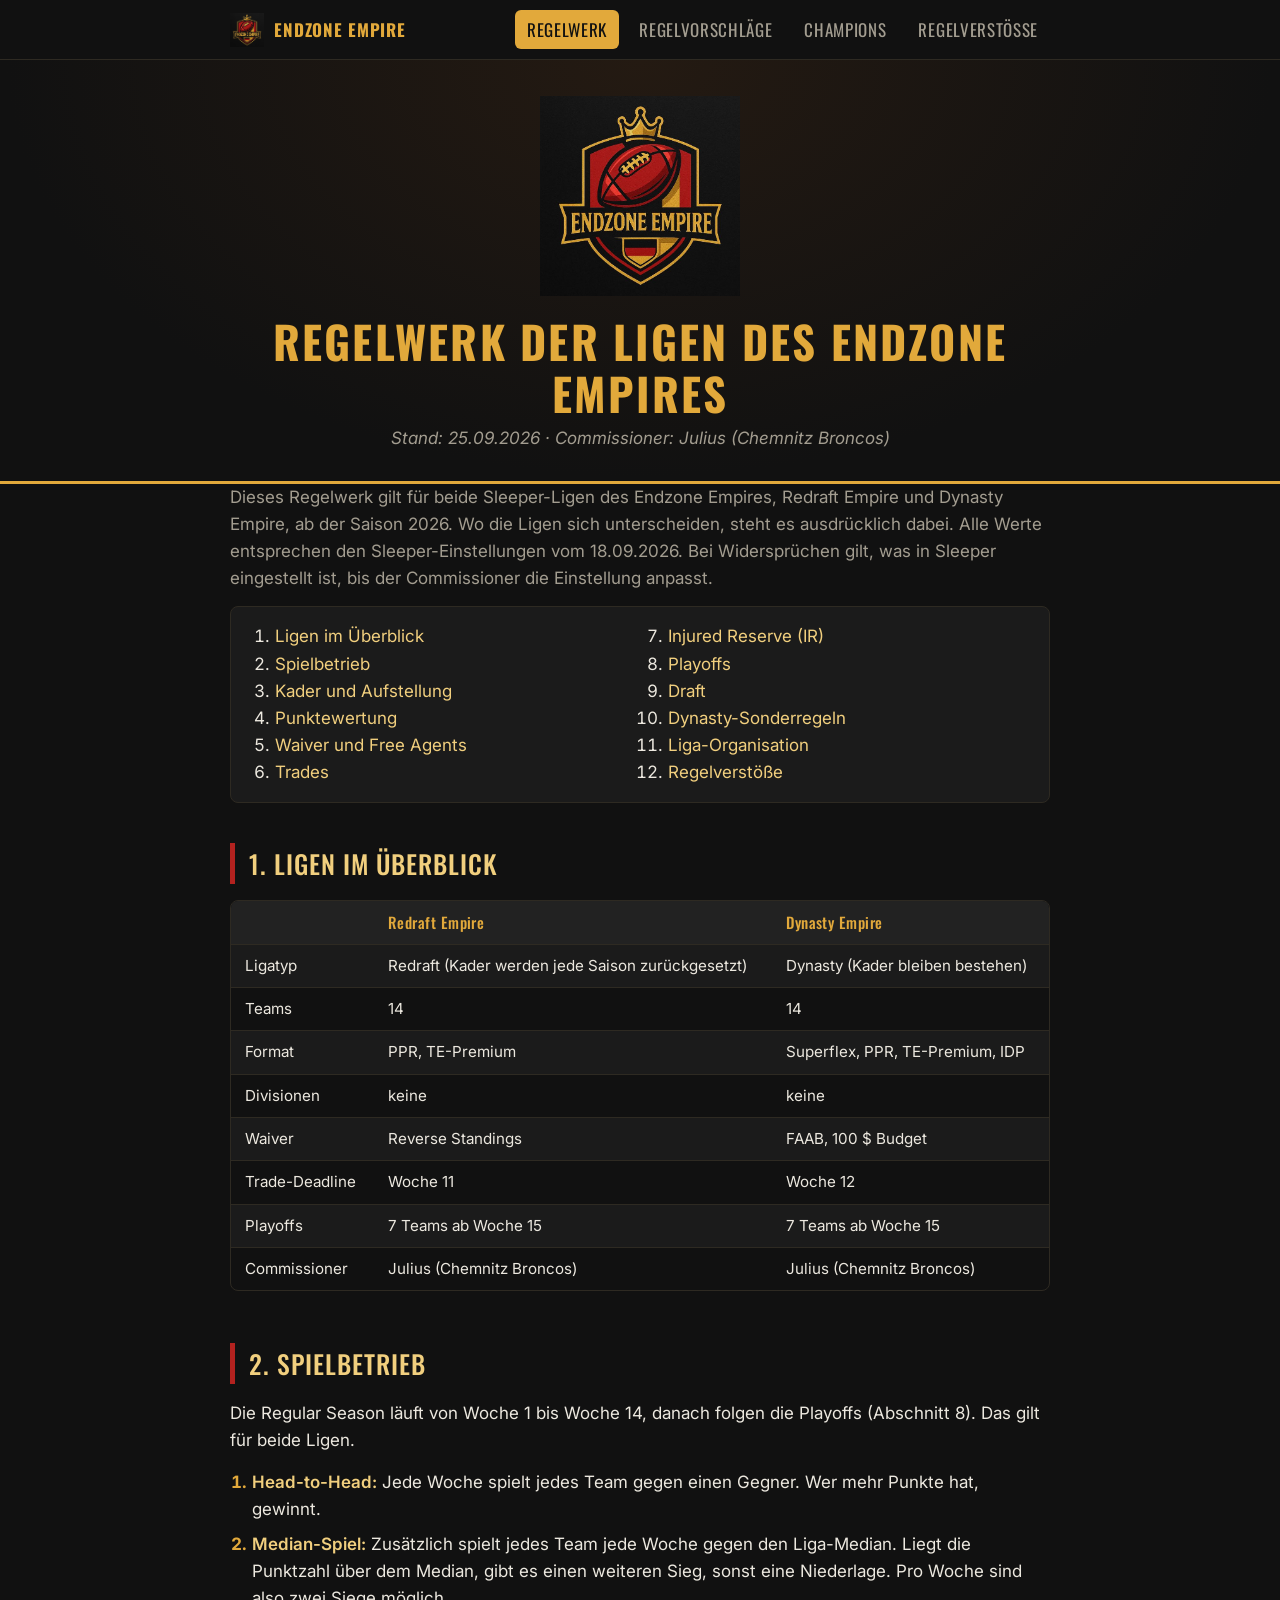
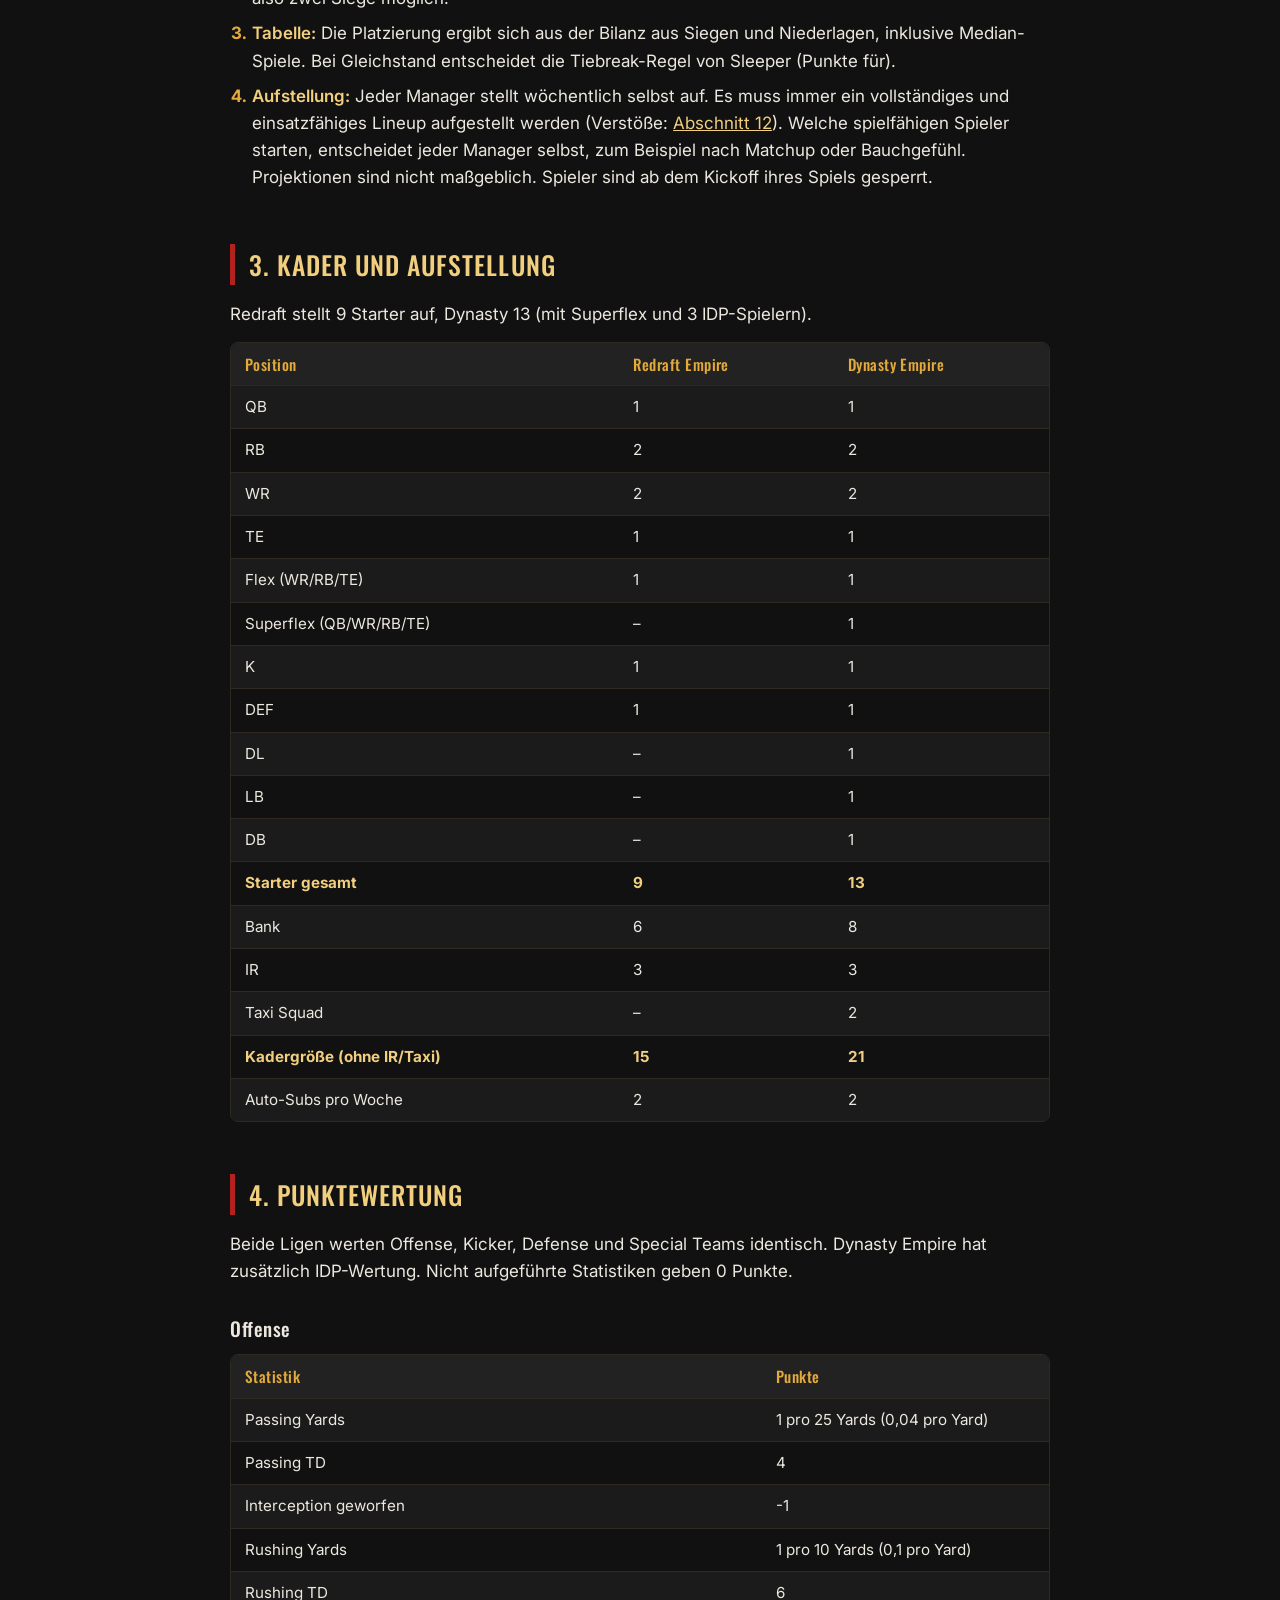
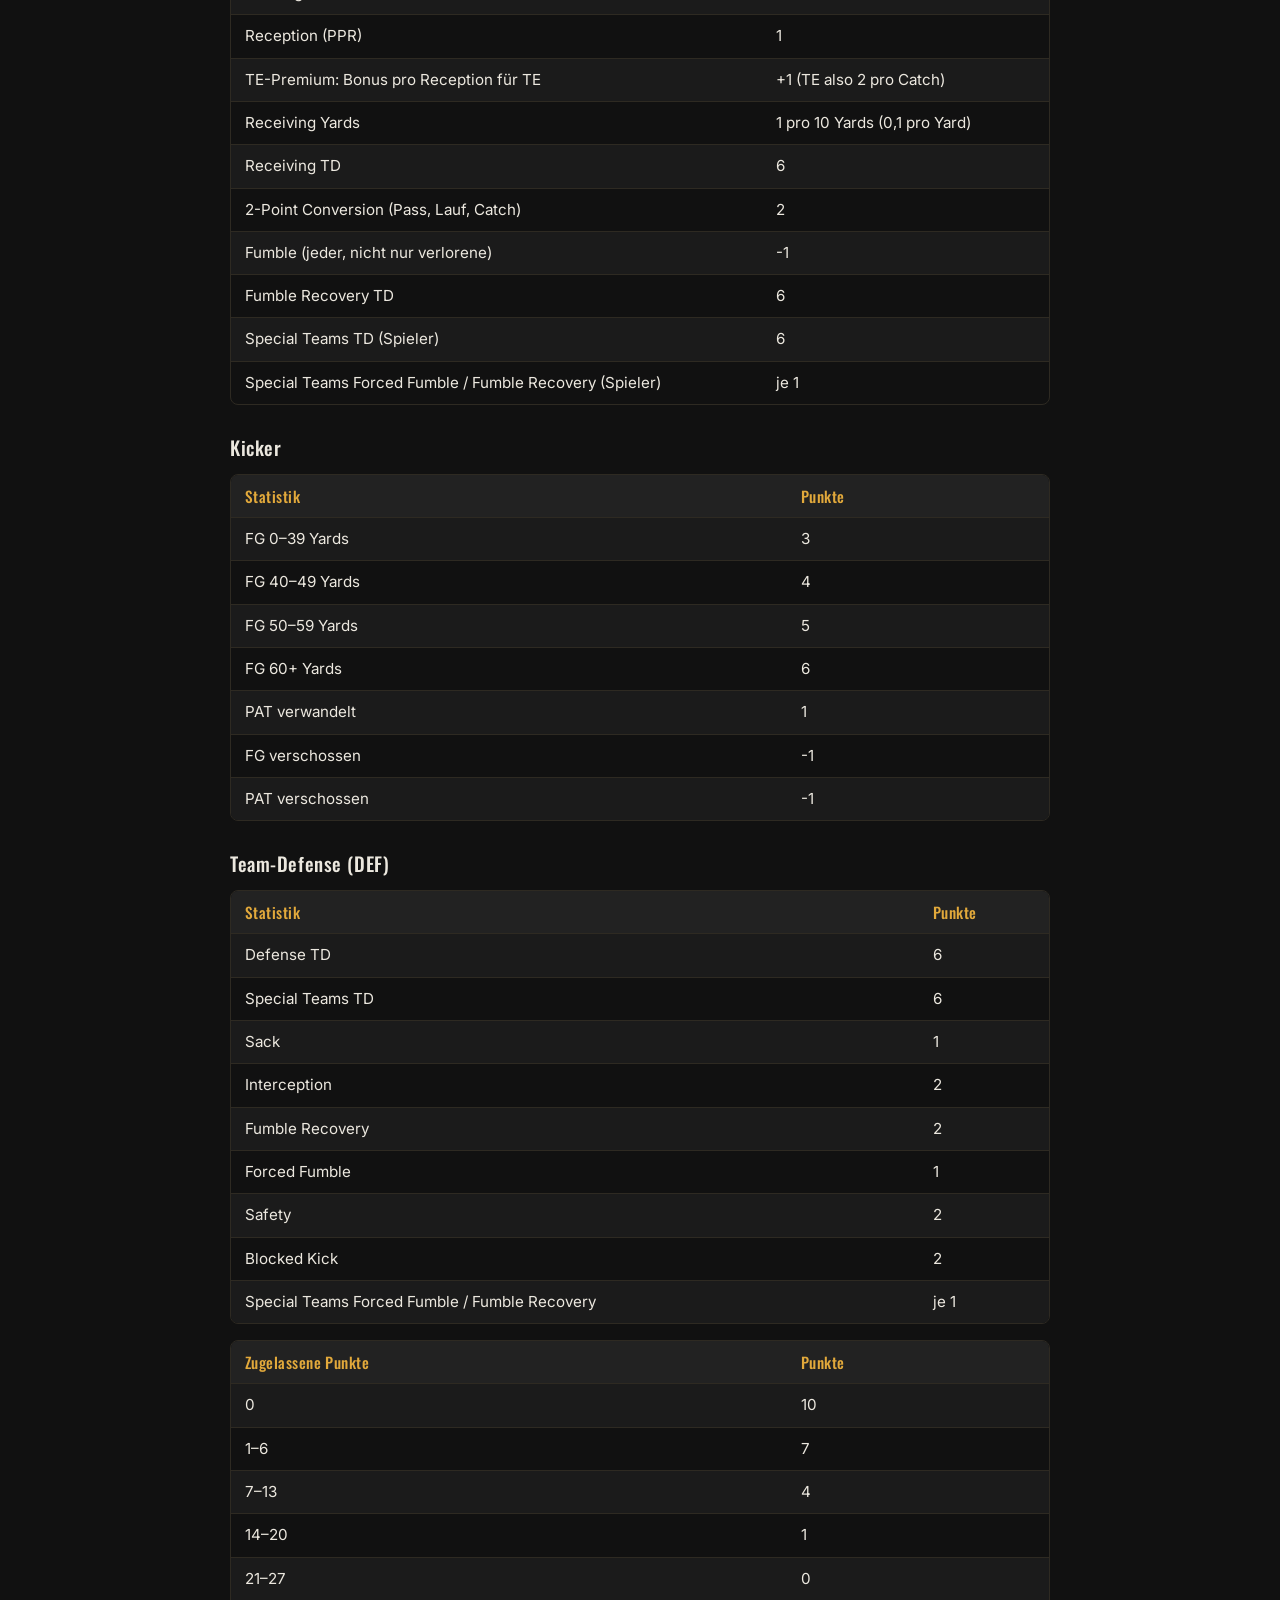
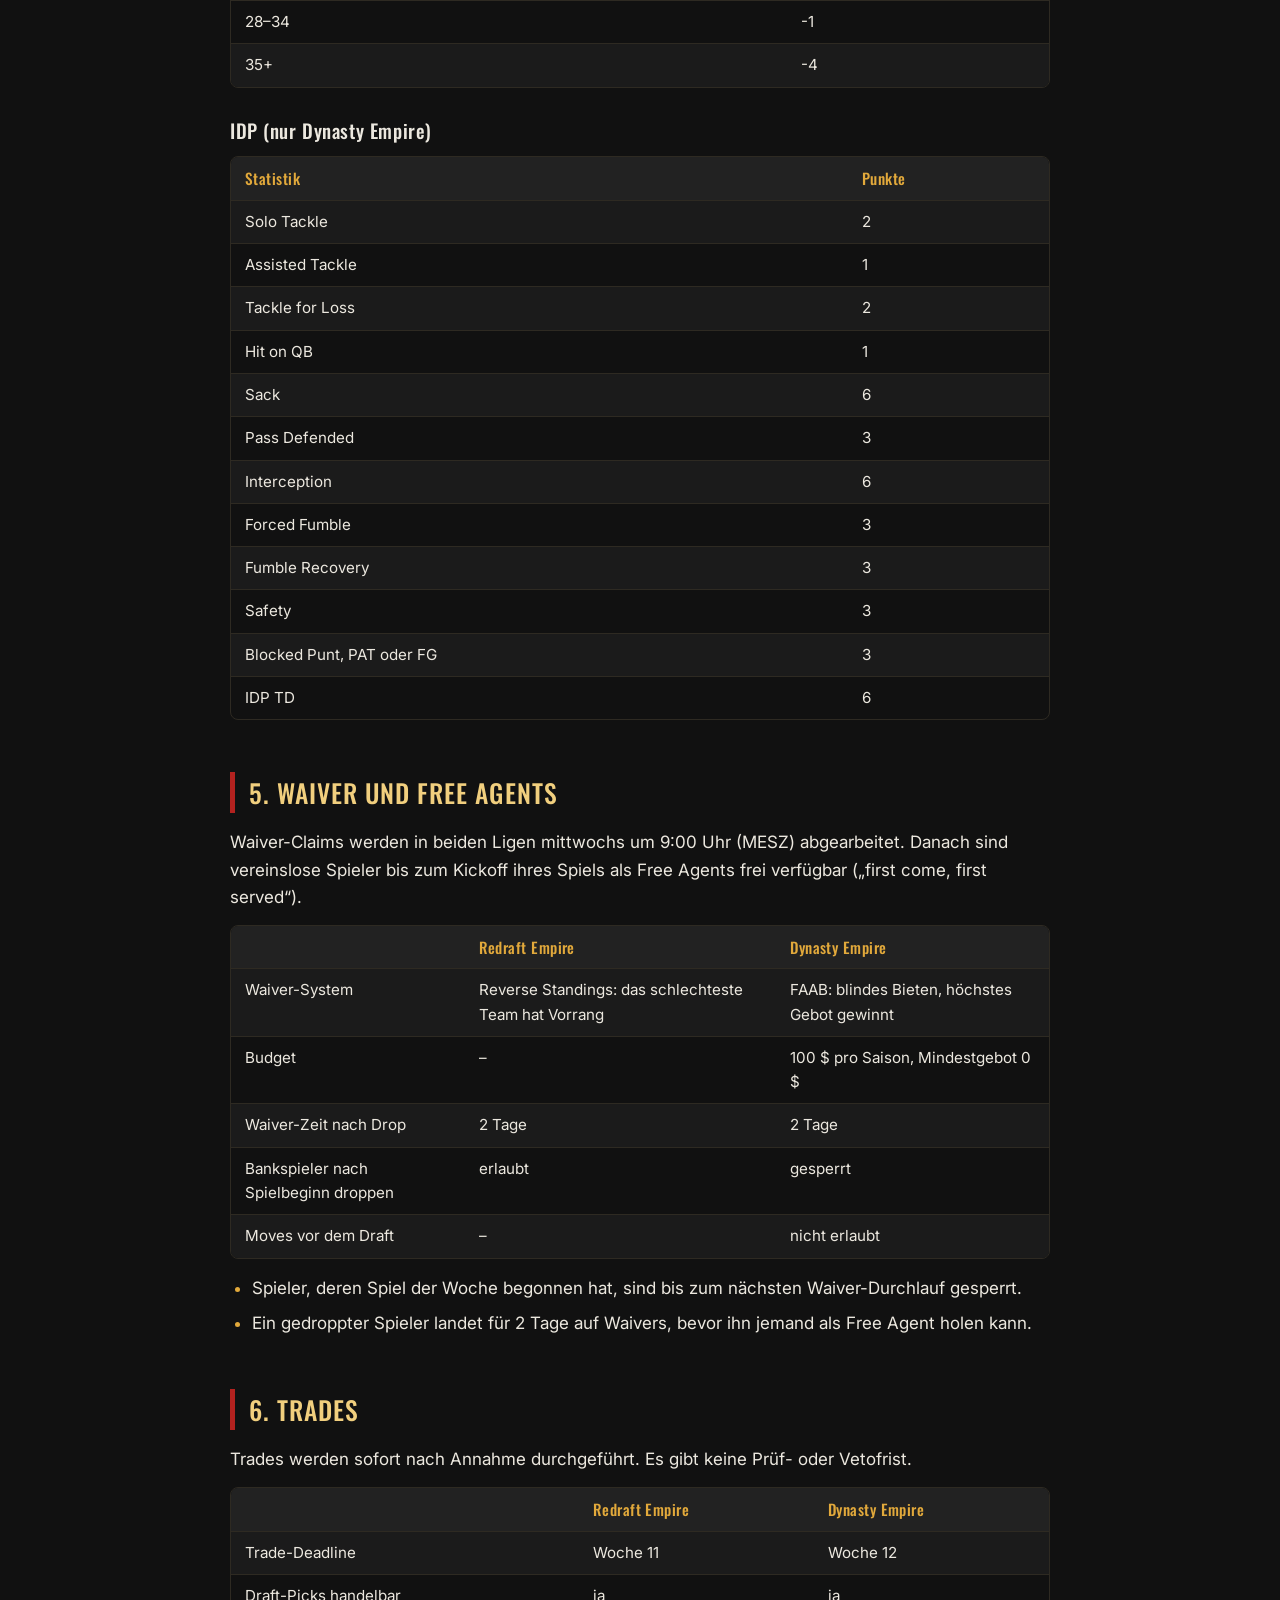
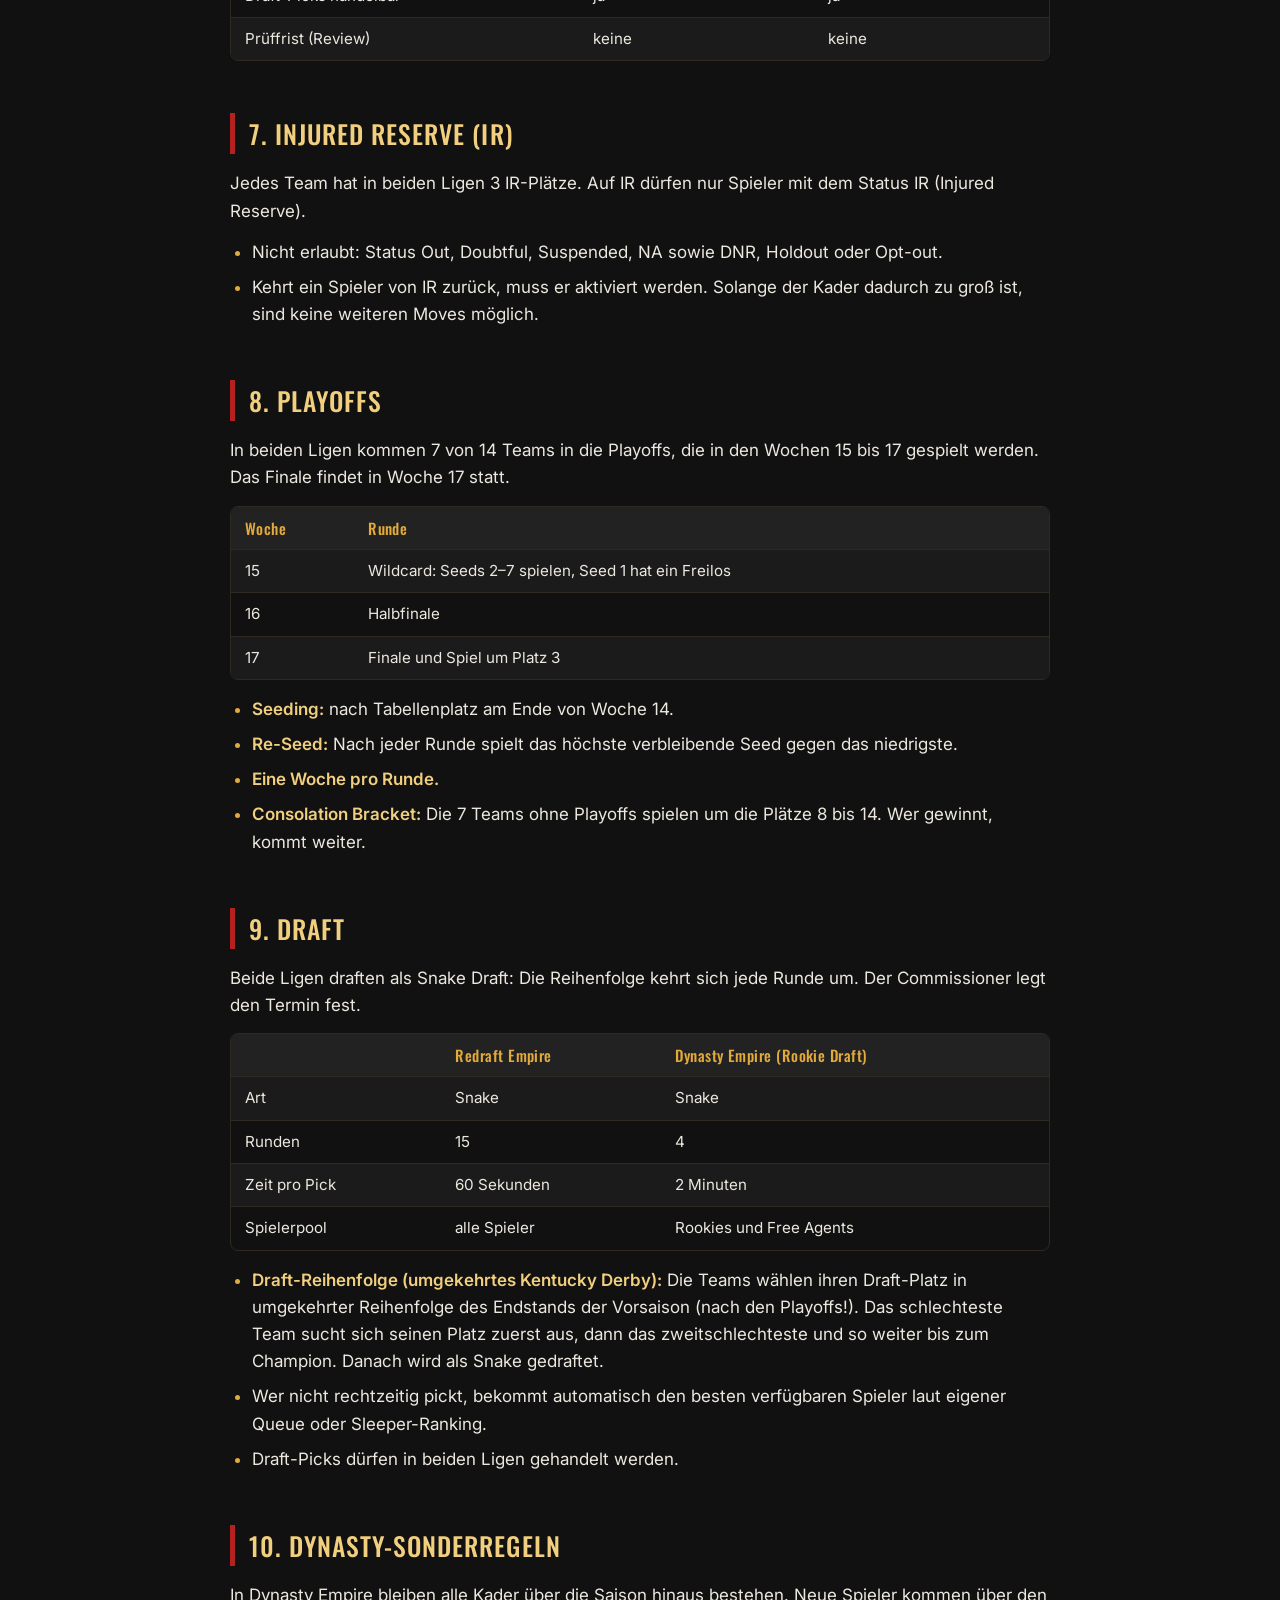
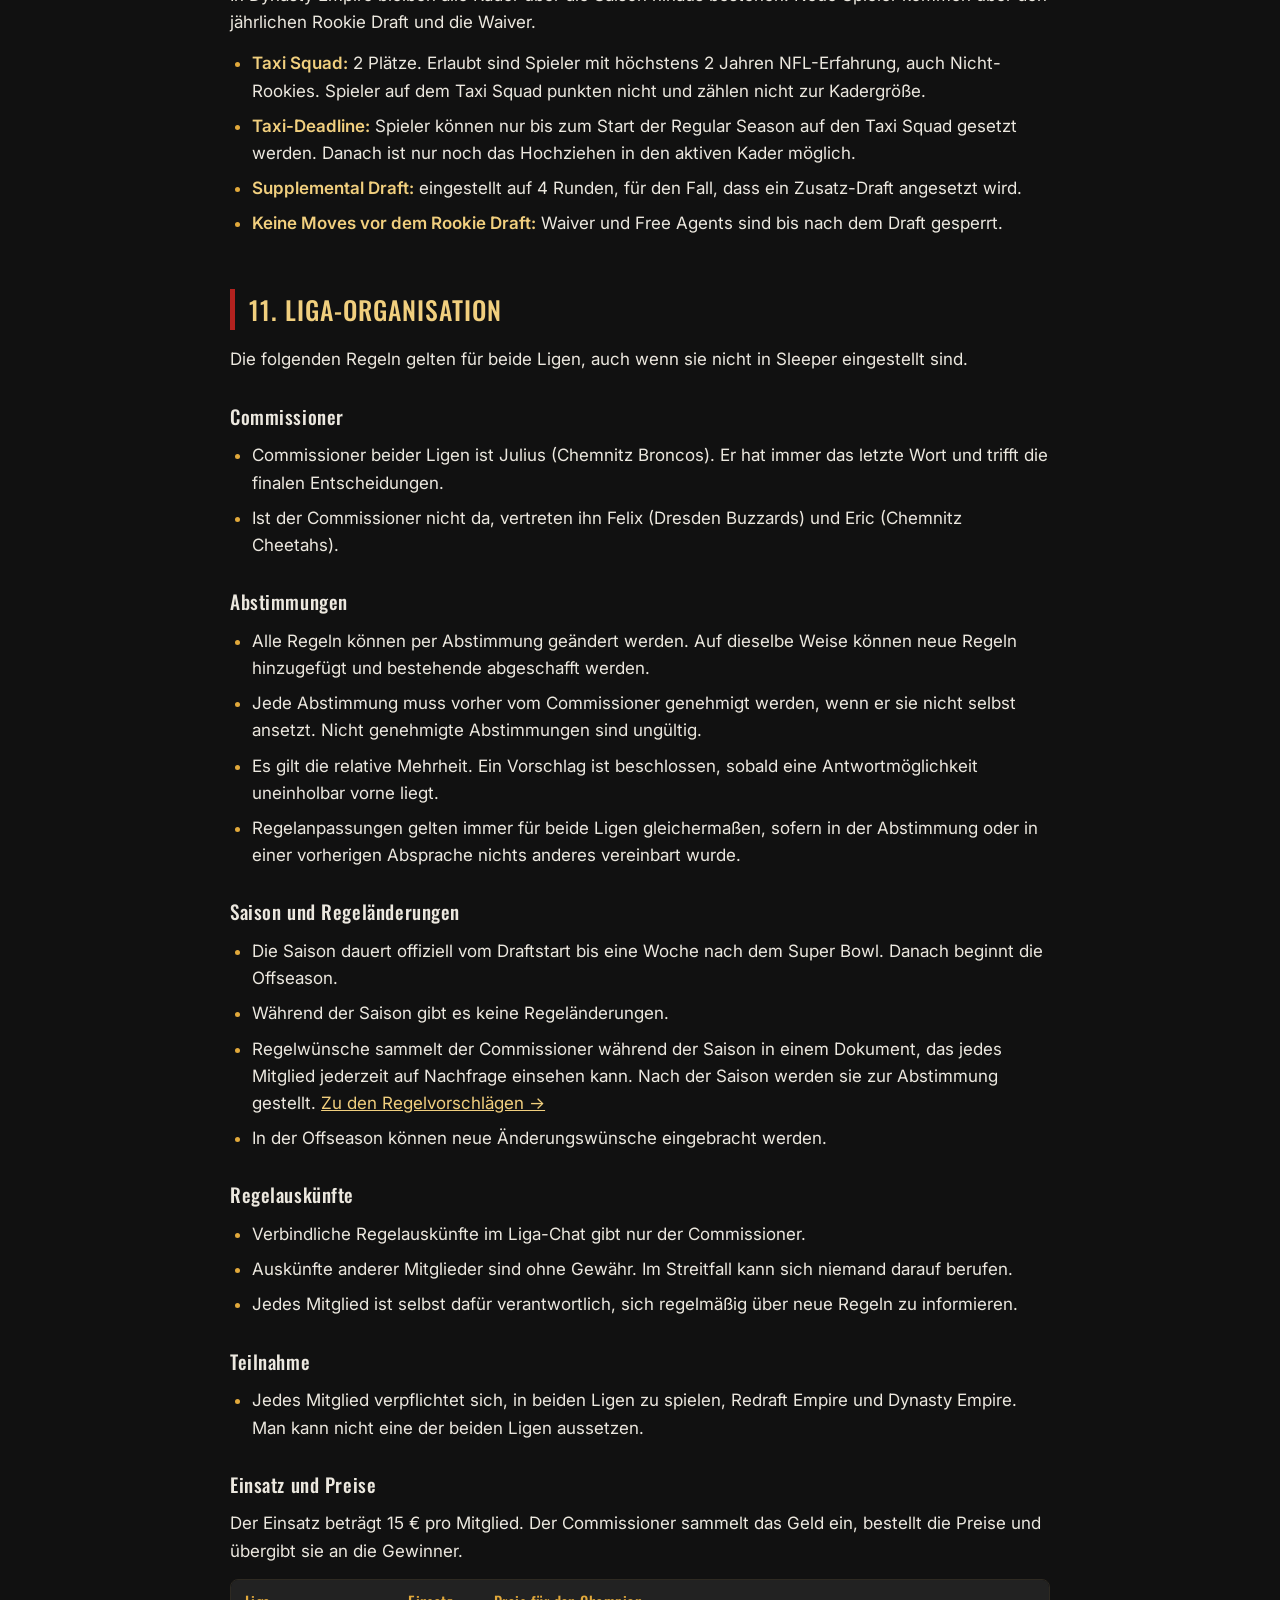
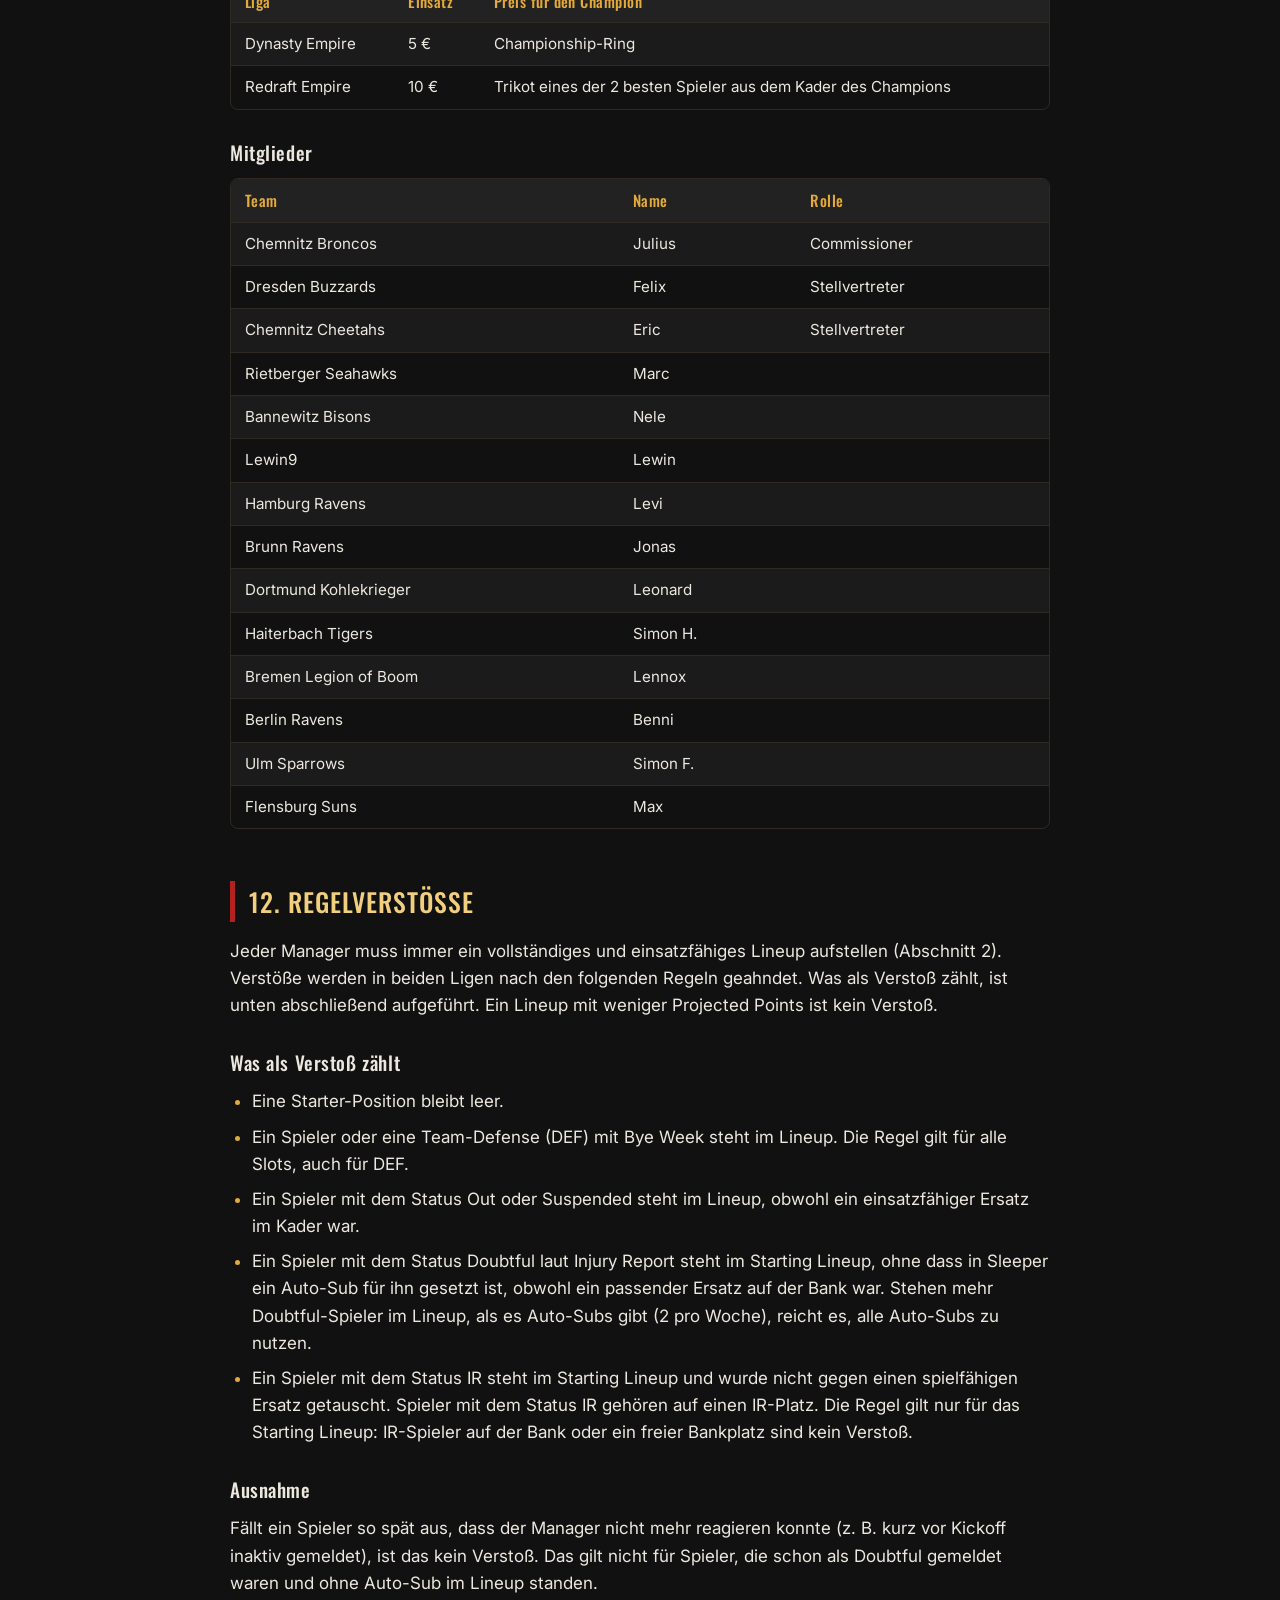
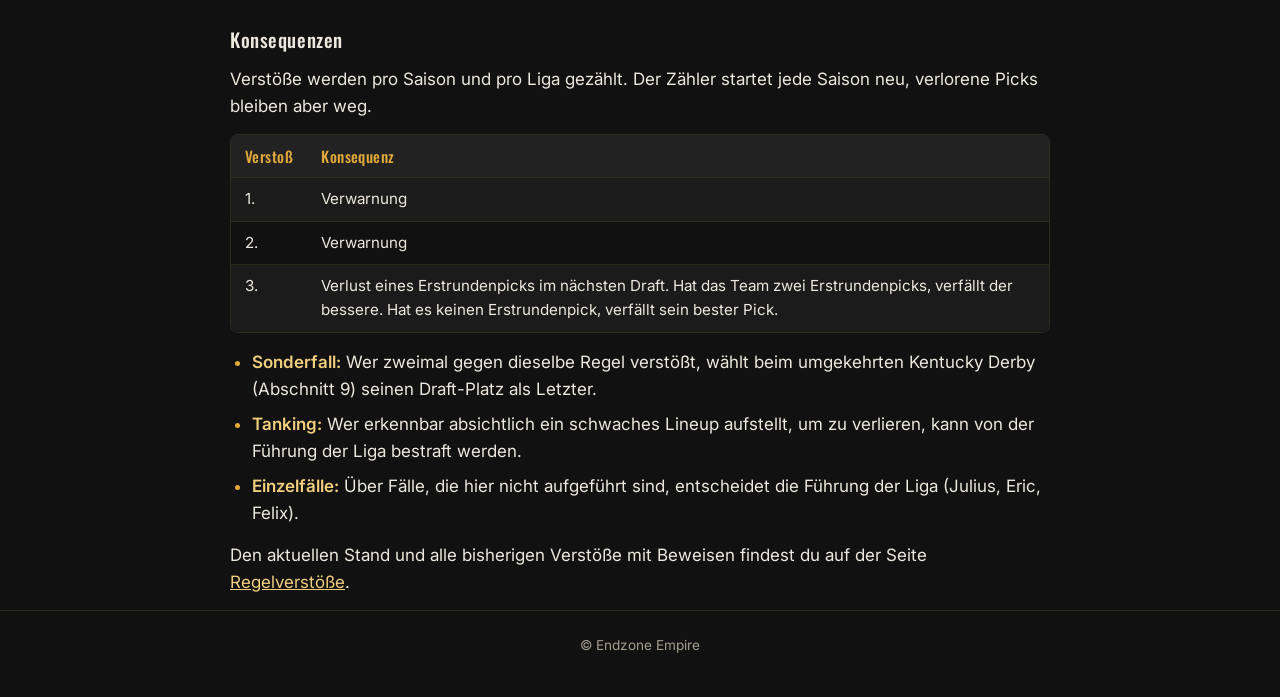
<file: index.html>
<!doctype html>
<html lang="de">
<head>
  <meta charset="utf-8">
  <meta name="viewport" content="width=device-width, initial-scale=1">
  <title>Endzone Empire – Regelwerk</title>
  <link rel="icon" href="logo.png">
  <link rel="preconnect" href="https://fonts.googleapis.com">
  <link rel="preconnect" href="https://fonts.gstatic.com" crossorigin>
  <link href="https://fonts.googleapis.com/css2?family=Oswald:wght@500;700&family=Inter:wght@400;600&display=swap" rel="stylesheet">
  <link rel="stylesheet" href="style.css?v=5">
</head>
<body>
  <nav class="top">
    <div class="wrap">
      <a class="brand" href="index.html"><img src="logo.png" alt="">Endzone Empire</a>
      <a class="tab active" href="index.html">Regelwerk</a>
      <a class="tab" href="vorschlaege.html">Regelvorschläge</a>
      <a class="tab" href="champions.html">Champions</a>
      <a class="tab" href="verstoesse.html">Regelverstöße</a>
    </div>
  </nav>

  <header class="hero">
    <div class="wrap">
      <img src="logo.png" alt="Endzone Empire Logo">
      <h1>Regelwerk der Ligen des Endzone Empires</h1>
      <p class="stand">Stand: 25.09.2026 · Commissioner: Julius (Chemnitz Broncos)</p>
    </div>
  </header>

  <main class="wrap">
    <p class="intro">Dieses Regelwerk gilt für beide Sleeper-Ligen des Endzone Empires, Redraft Empire und Dynasty Empire, ab der Saison 2026. Wo die Ligen sich unterscheiden, steht es ausdrücklich dabei. Alle Werte entsprechen den Sleeper-Einstellungen vom 18.09.2026. Bei Widersprüchen gilt, was in Sleeper eingestellt ist, bis der Commissioner die Einstellung anpasst.</p>

    <div class="toc">
      <ol>
        <li><a href="#ueberblick">Ligen im Überblick</a></li>
        <li><a href="#spielbetrieb">Spielbetrieb</a></li>
        <li><a href="#kader">Kader und Aufstellung</a></li>
        <li><a href="#punkte">Punktewertung</a></li>
        <li><a href="#waiver">Waiver und Free Agents</a></li>
        <li><a href="#trades">Trades</a></li>
        <li><a href="#ir">Injured Reserve (IR)</a></li>
        <li><a href="#playoffs">Playoffs</a></li>
        <li><a href="#draft">Draft</a></li>
        <li><a href="#dynasty">Dynasty-Sonderregeln</a></li>
        <li><a href="#organisation">Liga-Organisation</a></li>
        <li><a href="#verstoesse">Regelverstöße</a></li>
      </ol>
    </div>

    <section id="ueberblick">
      <h2>1. Ligen im Überblick</h2>
      <div class="table-scroll">
        <table>
          <thead><tr><th></th><th>Redraft Empire</th><th>Dynasty Empire</th></tr></thead>
          <tbody>
            <tr><td>Ligatyp</td><td>Redraft (Kader werden jede Saison zurückgesetzt)</td><td>Dynasty (Kader bleiben bestehen)</td></tr>
            <tr><td>Teams</td><td>14</td><td>14</td></tr>
            <tr><td>Format</td><td>PPR, TE-Premium</td><td>Superflex, PPR, TE-Premium, IDP</td></tr>
            <tr><td>Divisionen</td><td>keine</td><td>keine</td></tr>
            <tr><td>Waiver</td><td>Reverse Standings</td><td>FAAB, 100 $ Budget</td></tr>
            <tr><td>Trade-Deadline</td><td>Woche 11</td><td>Woche 12</td></tr>
            <tr><td>Playoffs</td><td>7 Teams ab Woche 15</td><td>7 Teams ab Woche 15</td></tr>
            <tr><td>Commissioner</td><td>Julius (Chemnitz Broncos)</td><td>Julius (Chemnitz Broncos)</td></tr>
          </tbody>
        </table>
      </div>
    </section>

    <section id="spielbetrieb">
      <h2>2. Spielbetrieb</h2>
      <p>Die Regular Season läuft von Woche 1 bis Woche 14, danach folgen die Playoffs (Abschnitt 8). Das gilt für beide Ligen.</p>
      <ol class="steps">
        <li><strong>Head-to-Head:</strong> Jede Woche spielt jedes Team gegen einen Gegner. Wer mehr Punkte hat, gewinnt.</li>
        <li><strong>Median-Spiel:</strong> Zusätzlich spielt jedes Team jede Woche gegen den Liga-Median. Liegt die Punktzahl über dem Median, gibt es einen weiteren Sieg, sonst eine Niederlage. Pro Woche sind also zwei Siege möglich.</li>
        <li><strong>Tabelle:</strong> Die Platzierung ergibt sich aus der Bilanz aus Siegen und Niederlagen, inklusive Median-Spiele. Bei Gleichstand entscheidet die Tiebreak-Regel von Sleeper (Punkte für).</li>
        <li><strong>Aufstellung:</strong> Jeder Manager stellt wöchentlich selbst auf. Es muss immer ein vollständiges und einsatzfähiges Lineup aufgestellt werden (Verstöße: <a href="#verstoesse">Abschnitt 12</a>). Welche spielfähigen Spieler starten, entscheidet jeder Manager selbst, zum Beispiel nach Matchup oder Bauchgefühl. Projektionen sind nicht maßgeblich. Spieler sind ab dem Kickoff ihres Spiels gesperrt.</li>
      </ol>
    </section>

    <section id="kader">
      <h2>3. Kader und Aufstellung</h2>
      <p>Redraft stellt 9 Starter auf, Dynasty 13 (mit Superflex und 3 IDP-Spielern).</p>
      <div class="table-scroll">
        <table>
          <thead><tr><th>Position</th><th>Redraft Empire</th><th>Dynasty Empire</th></tr></thead>
          <tbody>
            <tr><td>QB</td><td>1</td><td>1</td></tr>
            <tr><td>RB</td><td>2</td><td>2</td></tr>
            <tr><td>WR</td><td>2</td><td>2</td></tr>
            <tr><td>TE</td><td>1</td><td>1</td></tr>
            <tr><td>Flex (WR/RB/TE)</td><td>1</td><td>1</td></tr>
            <tr><td>Superflex (QB/WR/RB/TE)</td><td>–</td><td>1</td></tr>
            <tr><td>K</td><td>1</td><td>1</td></tr>
            <tr><td>DEF</td><td>1</td><td>1</td></tr>
            <tr><td>DL</td><td>–</td><td>1</td></tr>
            <tr><td>LB</td><td>–</td><td>1</td></tr>
            <tr><td>DB</td><td>–</td><td>1</td></tr>
            <tr class="total"><td>Starter gesamt</td><td>9</td><td>13</td></tr>
            <tr><td>Bank</td><td>6</td><td>8</td></tr>
            <tr><td>IR</td><td>3</td><td>3</td></tr>
            <tr><td>Taxi Squad</td><td>–</td><td>2</td></tr>
            <tr class="total"><td>Kadergröße (ohne IR/Taxi)</td><td>15</td><td>21</td></tr>
            <tr><td>Auto-Subs pro Woche</td><td>2</td><td>2</td></tr>
          </tbody>
        </table>
      </div>
    </section>

    <section id="punkte">
      <h2>4. Punktewertung</h2>
      <p>Beide Ligen werten Offense, Kicker, Defense und Special Teams identisch. Dynasty Empire hat zusätzlich IDP-Wertung. Nicht aufgeführte Statistiken geben 0 Punkte.</p>

      <h3>Offense</h3>
      <div class="table-scroll">
        <table>
          <thead><tr><th>Statistik</th><th>Punkte</th></tr></thead>
          <tbody>
            <tr><td>Passing Yards</td><td>1 pro 25 Yards (0,04 pro Yard)</td></tr>
            <tr><td>Passing TD</td><td>4</td></tr>
            <tr><td>Interception geworfen</td><td>-1</td></tr>
            <tr><td>Rushing Yards</td><td>1 pro 10 Yards (0,1 pro Yard)</td></tr>
            <tr><td>Rushing TD</td><td>6</td></tr>
            <tr><td>Reception (PPR)</td><td>1</td></tr>
            <tr><td>TE-Premium: Bonus pro Reception für TE</td><td>+1 (TE also 2 pro Catch)</td></tr>
            <tr><td>Receiving Yards</td><td>1 pro 10 Yards (0,1 pro Yard)</td></tr>
            <tr><td>Receiving TD</td><td>6</td></tr>
            <tr><td>2-Point Conversion (Pass, Lauf, Catch)</td><td>2</td></tr>
            <tr><td>Fumble (jeder, nicht nur verlorene)</td><td>-1</td></tr>
            <tr><td>Fumble Recovery TD</td><td>6</td></tr>
            <tr><td>Special Teams TD (Spieler)</td><td>6</td></tr>
            <tr><td>Special Teams Forced Fumble / Fumble Recovery (Spieler)</td><td>je 1</td></tr>
          </tbody>
        </table>
      </div>

      <h3>Kicker</h3>
      <div class="table-scroll">
        <table>
          <thead><tr><th>Statistik</th><th>Punkte</th></tr></thead>
          <tbody>
            <tr><td>FG 0–39 Yards</td><td>3</td></tr>
            <tr><td>FG 40–49 Yards</td><td>4</td></tr>
            <tr><td>FG 50–59 Yards</td><td>5</td></tr>
            <tr><td>FG 60+ Yards</td><td>6</td></tr>
            <tr><td>PAT verwandelt</td><td>1</td></tr>
            <tr><td>FG verschossen</td><td>-1</td></tr>
            <tr><td>PAT verschossen</td><td>-1</td></tr>
          </tbody>
        </table>
      </div>

      <h3>Team-Defense (DEF)</h3>
      <div class="table-scroll">
        <table>
          <thead><tr><th>Statistik</th><th>Punkte</th></tr></thead>
          <tbody>
            <tr><td>Defense TD</td><td>6</td></tr>
            <tr><td>Special Teams TD</td><td>6</td></tr>
            <tr><td>Sack</td><td>1</td></tr>
            <tr><td>Interception</td><td>2</td></tr>
            <tr><td>Fumble Recovery</td><td>2</td></tr>
            <tr><td>Forced Fumble</td><td>1</td></tr>
            <tr><td>Safety</td><td>2</td></tr>
            <tr><td>Blocked Kick</td><td>2</td></tr>
            <tr><td>Special Teams Forced Fumble / Fumble Recovery</td><td>je 1</td></tr>
          </tbody>
        </table>
      </div>
      <div class="table-scroll">
        <table>
          <thead><tr><th>Zugelassene Punkte</th><th>Punkte</th></tr></thead>
          <tbody>
            <tr><td>0</td><td>10</td></tr>
            <tr><td>1–6</td><td>7</td></tr>
            <tr><td>7–13</td><td>4</td></tr>
            <tr><td>14–20</td><td>1</td></tr>
            <tr><td>21–27</td><td>0</td></tr>
            <tr><td>28–34</td><td>-1</td></tr>
            <tr><td>35+</td><td>-4</td></tr>
          </tbody>
        </table>
      </div>

      <h3>IDP (nur Dynasty Empire)</h3>
      <div class="table-scroll">
        <table>
          <thead><tr><th>Statistik</th><th>Punkte</th></tr></thead>
          <tbody>
            <tr><td>Solo Tackle</td><td>2</td></tr>
            <tr><td>Assisted Tackle</td><td>1</td></tr>
            <tr><td>Tackle for Loss</td><td>2</td></tr>
            <tr><td>Hit on QB</td><td>1</td></tr>
            <tr><td>Sack</td><td>6</td></tr>
            <tr><td>Pass Defended</td><td>3</td></tr>
            <tr><td>Interception</td><td>6</td></tr>
            <tr><td>Forced Fumble</td><td>3</td></tr>
            <tr><td>Fumble Recovery</td><td>3</td></tr>
            <tr><td>Safety</td><td>3</td></tr>
            <tr><td>Blocked Punt, PAT oder FG</td><td>3</td></tr>
            <tr><td>IDP TD</td><td>6</td></tr>
          </tbody>
        </table>
      </div>
    </section>

    <section id="waiver">
      <h2>5. Waiver und Free Agents</h2>
      <p>Waiver-Claims werden in beiden Ligen mittwochs um 9:00 Uhr (MESZ) abgearbeitet. Danach sind vereinslose Spieler bis zum Kickoff ihres Spiels als Free Agents frei verfügbar („first come, first served“).</p>
      <div class="table-scroll">
        <table>
          <thead><tr><th></th><th>Redraft Empire</th><th>Dynasty Empire</th></tr></thead>
          <tbody>
            <tr><td>Waiver-System</td><td>Reverse Standings: das schlechteste Team hat Vorrang</td><td>FAAB: blindes Bieten, höchstes Gebot gewinnt</td></tr>
            <tr><td>Budget</td><td>–</td><td>100 $ pro Saison, Mindestgebot 0 $</td></tr>
            <tr><td>Waiver-Zeit nach Drop</td><td>2 Tage</td><td>2 Tage</td></tr>
            <tr><td>Bankspieler nach Spielbeginn droppen</td><td>erlaubt</td><td>gesperrt</td></tr>
            <tr><td>Moves vor dem Draft</td><td>–</td><td>nicht erlaubt</td></tr>
          </tbody>
        </table>
      </div>
      <ul class="points">
        <li>Spieler, deren Spiel der Woche begonnen hat, sind bis zum nächsten Waiver-Durchlauf gesperrt.</li>
        <li>Ein gedroppter Spieler landet für 2 Tage auf Waivers, bevor ihn jemand als Free Agent holen kann.</li>
      </ul>
    </section>

    <section id="trades">
      <h2>6. Trades</h2>
      <p>Trades werden sofort nach Annahme durchgeführt. Es gibt keine Prüf- oder Vetofrist.</p>
      <div class="table-scroll">
        <table>
          <thead><tr><th></th><th>Redraft Empire</th><th>Dynasty Empire</th></tr></thead>
          <tbody>
            <tr><td>Trade-Deadline</td><td>Woche 11</td><td>Woche 12</td></tr>
            <tr><td>Draft-Picks handelbar</td><td>ja</td><td>ja</td></tr>
            <tr><td>Prüffrist (Review)</td><td>keine</td><td>keine</td></tr>
          </tbody>
        </table>
      </div>
    </section>

    <section id="ir">
      <h2>7. Injured Reserve (IR)</h2>
      <p>Jedes Team hat in beiden Ligen 3 IR-Plätze. Auf IR dürfen nur Spieler mit dem Status IR (Injured Reserve).</p>
      <ul class="points">
        <li>Nicht erlaubt: Status Out, Doubtful, Suspended, NA sowie DNR, Holdout oder Opt-out.</li>
        <li>Kehrt ein Spieler von IR zurück, muss er aktiviert werden. Solange der Kader dadurch zu groß ist, sind keine weiteren Moves möglich.</li>
      </ul>
    </section>

    <section id="playoffs">
      <h2>8. Playoffs</h2>
      <p>In beiden Ligen kommen 7 von 14 Teams in die Playoffs, die in den Wochen 15 bis 17 gespielt werden. Das Finale findet in Woche 17 statt.</p>
      <div class="table-scroll">
        <table>
          <thead><tr><th>Woche</th><th>Runde</th></tr></thead>
          <tbody>
            <tr><td>15</td><td>Wildcard: Seeds 2–7 spielen, Seed 1 hat ein Freilos</td></tr>
            <tr><td>16</td><td>Halbfinale</td></tr>
            <tr><td>17</td><td>Finale und Spiel um Platz 3</td></tr>
          </tbody>
        </table>
      </div>
      <ul class="points">
        <li><strong>Seeding:</strong> nach Tabellenplatz am Ende von Woche 14.</li>
        <li><strong>Re-Seed:</strong> Nach jeder Runde spielt das höchste verbleibende Seed gegen das niedrigste.</li>
        <li><strong>Eine Woche pro Runde.</strong></li>
        <li><strong>Consolation Bracket:</strong> Die 7 Teams ohne Playoffs spielen um die Plätze 8 bis 14. Wer gewinnt, kommt weiter.</li>
      </ul>
    </section>

    <section id="draft">
      <h2>9. Draft</h2>
      <p>Beide Ligen draften als Snake Draft: Die Reihenfolge kehrt sich jede Runde um. Der Commissioner legt den Termin fest.</p>
      <div class="table-scroll">
        <table>
          <thead><tr><th></th><th>Redraft Empire</th><th>Dynasty Empire (Rookie Draft)</th></tr></thead>
          <tbody>
            <tr><td>Art</td><td>Snake</td><td>Snake</td></tr>
            <tr><td>Runden</td><td>15</td><td>4</td></tr>
            <tr><td>Zeit pro Pick</td><td>60 Sekunden</td><td>2 Minuten</td></tr>
            <tr><td>Spielerpool</td><td>alle Spieler</td><td>Rookies und Free Agents</td></tr>
          </tbody>
        </table>
      </div>
      <ul class="points">
        <li><strong>Draft-Reihenfolge (umgekehrtes Kentucky Derby):</strong> Die Teams wählen ihren Draft-Platz in umgekehrter Reihenfolge des Endstands der Vorsaison (nach den Playoffs!). Das schlechteste Team sucht sich seinen Platz zuerst aus, dann das zweitschlechteste und so weiter bis zum Champion. Danach wird als Snake gedraftet.</li>
        <li>Wer nicht rechtzeitig pickt, bekommt automatisch den besten verfügbaren Spieler laut eigener Queue oder Sleeper-Ranking.</li>
        <li>Draft-Picks dürfen in beiden Ligen gehandelt werden.</li>
      </ul>
    </section>

    <section id="dynasty">
      <h2>10. Dynasty-Sonderregeln</h2>
      <p>In Dynasty Empire bleiben alle Kader über die Saison hinaus bestehen. Neue Spieler kommen über den jährlichen Rookie Draft und die Waiver.</p>
      <ul class="points">
        <li><strong>Taxi Squad:</strong> 2 Plätze. Erlaubt sind Spieler mit höchstens 2 Jahren NFL-Erfahrung, auch Nicht-Rookies. Spieler auf dem Taxi Squad punkten nicht und zählen nicht zur Kadergröße.</li>
        <li><strong>Taxi-Deadline:</strong> Spieler können nur bis zum Start der Regular Season auf den Taxi Squad gesetzt werden. Danach ist nur noch das Hochziehen in den aktiven Kader möglich.</li>
        <li><strong>Supplemental Draft:</strong> eingestellt auf 4 Runden, für den Fall, dass ein Zusatz-Draft angesetzt wird.</li>
        <li><strong>Keine Moves vor dem Rookie Draft:</strong> Waiver und Free Agents sind bis nach dem Draft gesperrt.</li>
      </ul>
    </section>

    <section id="organisation">
      <h2>11. Liga-Organisation</h2>
      <p>Die folgenden Regeln gelten für beide Ligen, auch wenn sie nicht in Sleeper eingestellt sind.</p>

      <h3>Commissioner</h3>
      <ul class="points">
        <li>Commissioner beider Ligen ist Julius (Chemnitz Broncos). Er hat immer das letzte Wort und trifft die finalen Entscheidungen.</li>
        <li>Ist der Commissioner nicht da, vertreten ihn Felix (Dresden Buzzards) und Eric (Chemnitz Cheetahs).</li>
      </ul>

      <h3>Abstimmungen</h3>
      <ul class="points">
        <li>Alle Regeln können per Abstimmung geändert werden. Auf dieselbe Weise können neue Regeln hinzugefügt und bestehende abgeschafft werden.</li>
        <li>Jede Abstimmung muss vorher vom Commissioner genehmigt werden, wenn er sie nicht selbst ansetzt. Nicht genehmigte Abstimmungen sind ungültig.</li>
        <li>Es gilt die relative Mehrheit. Ein Vorschlag ist beschlossen, sobald eine Antwortmöglichkeit uneinholbar vorne liegt.</li>
        <li>Regelanpassungen gelten immer für beide Ligen gleichermaßen, sofern in der Abstimmung oder in einer vorherigen Absprache nichts anderes vereinbart wurde.</li>
      </ul>

      <h3>Saison und Regeländerungen</h3>
      <ul class="points">
        <li>Die Saison dauert offiziell vom Draftstart bis eine Woche nach dem Super Bowl. Danach beginnt die Offseason.</li>
        <li>Während der Saison gibt es keine Regeländerungen.</li>
        <li>Regelwünsche sammelt der Commissioner während der Saison in einem Dokument, das jedes Mitglied jederzeit auf Nachfrage einsehen kann. Nach der Saison werden sie zur Abstimmung gestellt. <a href="vorschlaege.html">Zu den Regelvorschlägen →</a></li>
        <li>In der Offseason können neue Änderungswünsche eingebracht werden.</li>
      </ul>

      <h3>Regelauskünfte</h3>
      <ul class="points">
        <li>Verbindliche Regelauskünfte im Liga-Chat gibt nur der Commissioner.</li>
        <li>Auskünfte anderer Mitglieder sind ohne Gewähr. Im Streitfall kann sich niemand darauf berufen.</li>
        <li>Jedes Mitglied ist selbst dafür verantwortlich, sich regelmäßig über neue Regeln zu informieren.</li>
      </ul>

      <h3>Teilnahme</h3>
      <ul class="points">
        <li>Jedes Mitglied verpflichtet sich, in beiden Ligen zu spielen, Redraft Empire und Dynasty Empire. Man kann nicht eine der beiden Ligen aussetzen.</li>
      </ul>

      <h3>Einsatz und Preise</h3>
      <p>Der Einsatz beträgt 15 € pro Mitglied. Der Commissioner sammelt das Geld ein, bestellt die Preise und übergibt sie an die Gewinner.</p>
      <div class="table-scroll">
        <table>
          <thead><tr><th>Liga</th><th>Einsatz</th><th>Preis für den Champion</th></tr></thead>
          <tbody>
            <tr><td>Dynasty Empire</td><td class="num">5 €</td><td>Championship-Ring</td></tr>
            <tr><td>Redraft Empire</td><td class="num">10 €</td><td>Trikot eines der 2 besten Spieler aus dem Kader des Champions</td></tr>
          </tbody>
        </table>
      </div>

      <h3>Mitglieder</h3>
      <div class="table-scroll">
        <table>
          <thead><tr><th>Team</th><th>Name</th><th>Rolle</th></tr></thead>
          <tbody>
            <tr><td>Chemnitz Broncos</td><td>Julius</td><td>Commissioner</td></tr>
            <tr><td>Dresden Buzzards</td><td>Felix</td><td>Stellvertreter</td></tr>
            <tr><td>Chemnitz Cheetahs</td><td>Eric</td><td>Stellvertreter</td></tr>
            <tr><td>Rietberger Seahawks</td><td>Marc</td><td></td></tr>
            <tr><td>Bannewitz Bisons</td><td>Nele</td><td></td></tr>
            <tr><td>Lewin9</td><td>Lewin</td><td></td></tr>
            <tr><td>Hamburg Ravens</td><td>Levi</td><td></td></tr>
            <tr><td>Brunn Ravens</td><td>Jonas</td><td></td></tr>
            <tr><td>Dortmund Kohlekrieger</td><td>Leonard</td><td></td></tr>
            <tr><td>Haiterbach Tigers</td><td>Simon H.</td><td></td></tr>
            <tr><td>Bremen Legion of Boom</td><td>Lennox</td><td></td></tr>
            <tr><td>Berlin Ravens</td><td>Benni</td><td></td></tr>
            <tr><td>Ulm Sparrows</td><td>Simon F.</td><td></td></tr>
            <tr><td>Flensburg Suns</td><td>Max</td><td></td></tr>
          </tbody>
        </table>
      </div>
    </section>

    <section id="verstoesse">
      <h2>12. Regelverstöße</h2>
      <p>Jeder Manager muss immer ein vollständiges und einsatzfähiges Lineup aufstellen (Abschnitt 2). Verstöße werden in beiden Ligen nach den folgenden Regeln geahndet. Was als Verstoß zählt, ist unten abschließend aufgeführt. Ein Lineup mit weniger Projected Points ist kein Verstoß.</p>

      <h3>Was als Verstoß zählt</h3>
      <ul class="points">
        <li>Eine Starter-Position bleibt leer.</li>
        <li>Ein Spieler oder eine Team-Defense (DEF) mit Bye Week steht im Lineup. Die Regel gilt für alle Slots, auch für DEF.</li>
        <li>Ein Spieler mit dem Status Out oder Suspended steht im Lineup, obwohl ein einsatzfähiger Ersatz im Kader war.</li>
        <li>Ein Spieler mit dem Status Doubtful laut Injury Report steht im Starting Lineup, ohne dass in Sleeper ein Auto-Sub für ihn gesetzt ist, obwohl ein passender Ersatz auf der Bank war. Stehen mehr Doubtful-Spieler im Lineup, als es Auto-Subs gibt (2 pro Woche), reicht es, alle Auto-Subs zu nutzen.</li>
        <li>Ein Spieler mit dem Status IR steht im Starting Lineup und wurde nicht gegen einen spielfähigen Ersatz getauscht. Spieler mit dem Status IR gehören auf einen IR-Platz. Die Regel gilt nur für das Starting Lineup: IR-Spieler auf der Bank oder ein freier Bankplatz sind kein Verstoß.</li>
      </ul>

      <h3>Ausnahme</h3>
      <p>Fällt ein Spieler so spät aus, dass der Manager nicht mehr reagieren konnte (z. B. kurz vor Kickoff inaktiv gemeldet), ist das kein Verstoß. Das gilt nicht für Spieler, die schon als Doubtful gemeldet waren und ohne Auto-Sub im Lineup standen.</p>

      <h3>Konsequenzen</h3>
      <p>Verstöße werden pro Saison und pro Liga gezählt. Der Zähler startet jede Saison neu, verlorene Picks bleiben aber weg.</p>
      <div class="table-scroll">
        <table>
          <thead><tr><th>Verstoß</th><th>Konsequenz</th></tr></thead>
          <tbody>
            <tr><td class="num">1.</td><td>Verwarnung</td></tr>
            <tr><td class="num">2.</td><td>Verwarnung</td></tr>
            <tr><td class="num">3.</td><td>Verlust eines Erstrundenpicks im nächsten Draft. Hat das Team zwei Erstrundenpicks, verfällt der bessere. Hat es keinen Erstrundenpick, verfällt sein bester Pick.</td></tr>
          </tbody>
        </table>
      </div>
      <ul class="points">
        <li><strong>Sonderfall:</strong> Wer zweimal gegen dieselbe Regel verstößt, wählt beim umgekehrten Kentucky Derby (Abschnitt 9) seinen Draft-Platz als Letzter.</li>
        <li><strong>Tanking:</strong> Wer erkennbar absichtlich ein schwaches Lineup aufstellt, um zu verlieren, kann von der Führung der Liga bestraft werden.</li>
        <li><strong>Einzelfälle:</strong> Über Fälle, die hier nicht aufgeführt sind, entscheidet die Führung der Liga (Julius, Eric, Felix).</li>
      </ul>

      <p>Den aktuellen Stand und alle bisherigen Verstöße mit Beweisen findest du auf der Seite <a href="verstoesse.html">Regelverstöße</a>.</p>
    </section>
  </main>

  <footer>© Endzone Empire</footer>
</body>
</html>
</file>
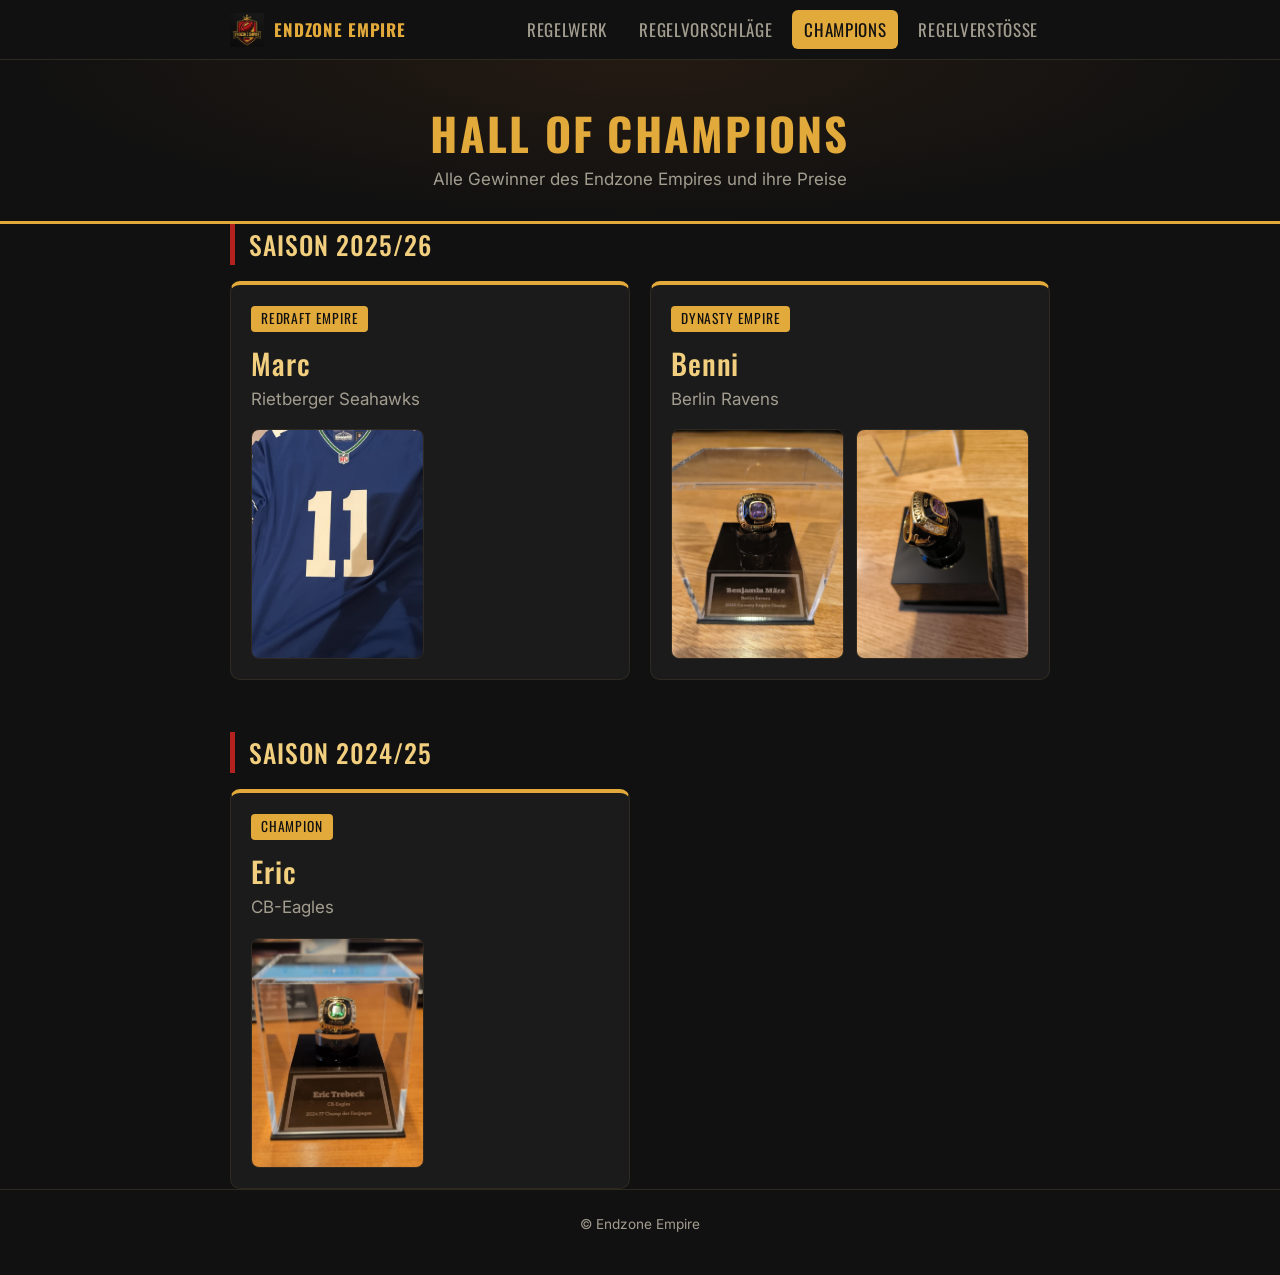
<file: champions.html>
<!doctype html>
<html lang="de">
<head>
  <meta charset="utf-8">
  <meta name="viewport" content="width=device-width, initial-scale=1">
  <title>Endzone Empire – Champions</title>
  <link rel="icon" href="logo.png">
  <link rel="preconnect" href="https://fonts.googleapis.com">
  <link rel="preconnect" href="https://fonts.gstatic.com" crossorigin>
  <link href="https://fonts.googleapis.com/css2?family=Oswald:wght@500;700&family=Inter:wght@400;600&display=swap" rel="stylesheet">
  <link rel="stylesheet" href="style.css?v=5">
</head>
<body>
  <nav class="top">
    <div class="wrap">
      <a class="brand" href="index.html"><img src="logo.png" alt="">Endzone Empire</a>
      <a class="tab" href="index.html">Regelwerk</a>
      <a class="tab" href="vorschlaege.html">Regelvorschläge</a>
      <a class="tab active" href="champions.html">Champions</a>
      <a class="tab" href="verstoesse.html">Regelverstöße</a>
    </div>
  </nav>

  <header class="hero">
    <div class="wrap">
      <h1>Hall of Champions</h1>
      <p>Alle Gewinner des Endzone Empires und ihre Preise</p>
    </div>
  </header>

  <main class="wrap">
    <section id="saison-2025">
      <h2>Saison 2025/26</h2>
      <div class="champ-row">
      <article class="champ">
        <div class="champ-head">
          <span class="league">Redraft Empire</span>
          <h3>Marc</h3>
          <p class="team">Rietberger Seahawks</p>
        </div>
        <div class="gallery">
          <a href="champions/2025-redraft-marc-trikot.jpg"><img src="champions/2025-redraft-marc-trikot.jpg" alt="Trikot als Preis für Marc (Rietberger Seahawks), Redraft Empire 2025" loading="lazy"></a>
        </div>
      </article>

      <article class="champ">
        <div class="champ-head">
          <span class="league">Dynasty Empire</span>
          <h3>Benni</h3>
          <p class="team">Berlin Ravens</p>
        </div>
        <div class="gallery">
          <a href="champions/2025-dynasty-benni-ring.jpg"><img src="champions/2025-dynasty-benni-ring.jpg" alt="Championship-Ring von Benni (Berlin Ravens), Dynasty Empire 2025" loading="lazy"></a>
          <a href="champions/2025-dynasty-benni-ring-2.jpg"><img src="champions/2025-dynasty-benni-ring-2.jpg" alt="Championship-Ring von Benni, Seitenansicht" loading="lazy"></a>
        </div>
      </article>
      </div>
    </section>

    <section id="saison-2024">
      <h2>Saison 2024/25</h2>
      <div class="champ-row">
      <article class="champ">
        <div class="champ-head">
          <span class="league">Champion</span>
          <h3>Eric</h3>
          <p class="team">CB-Eagles</p>
        </div>
        <div class="gallery">
          <a href="champions/2024-eric-ring.jpg"><img src="champions/2024-eric-ring.jpg" alt="Championship-Ring von Eric (CB-Eagles), Champion 2024" loading="lazy"></a>
        </div>
      </article>
      </div>
    </section>
  </main>

  <footer>© Endzone Empire</footer>
</body>
</html>
</file>
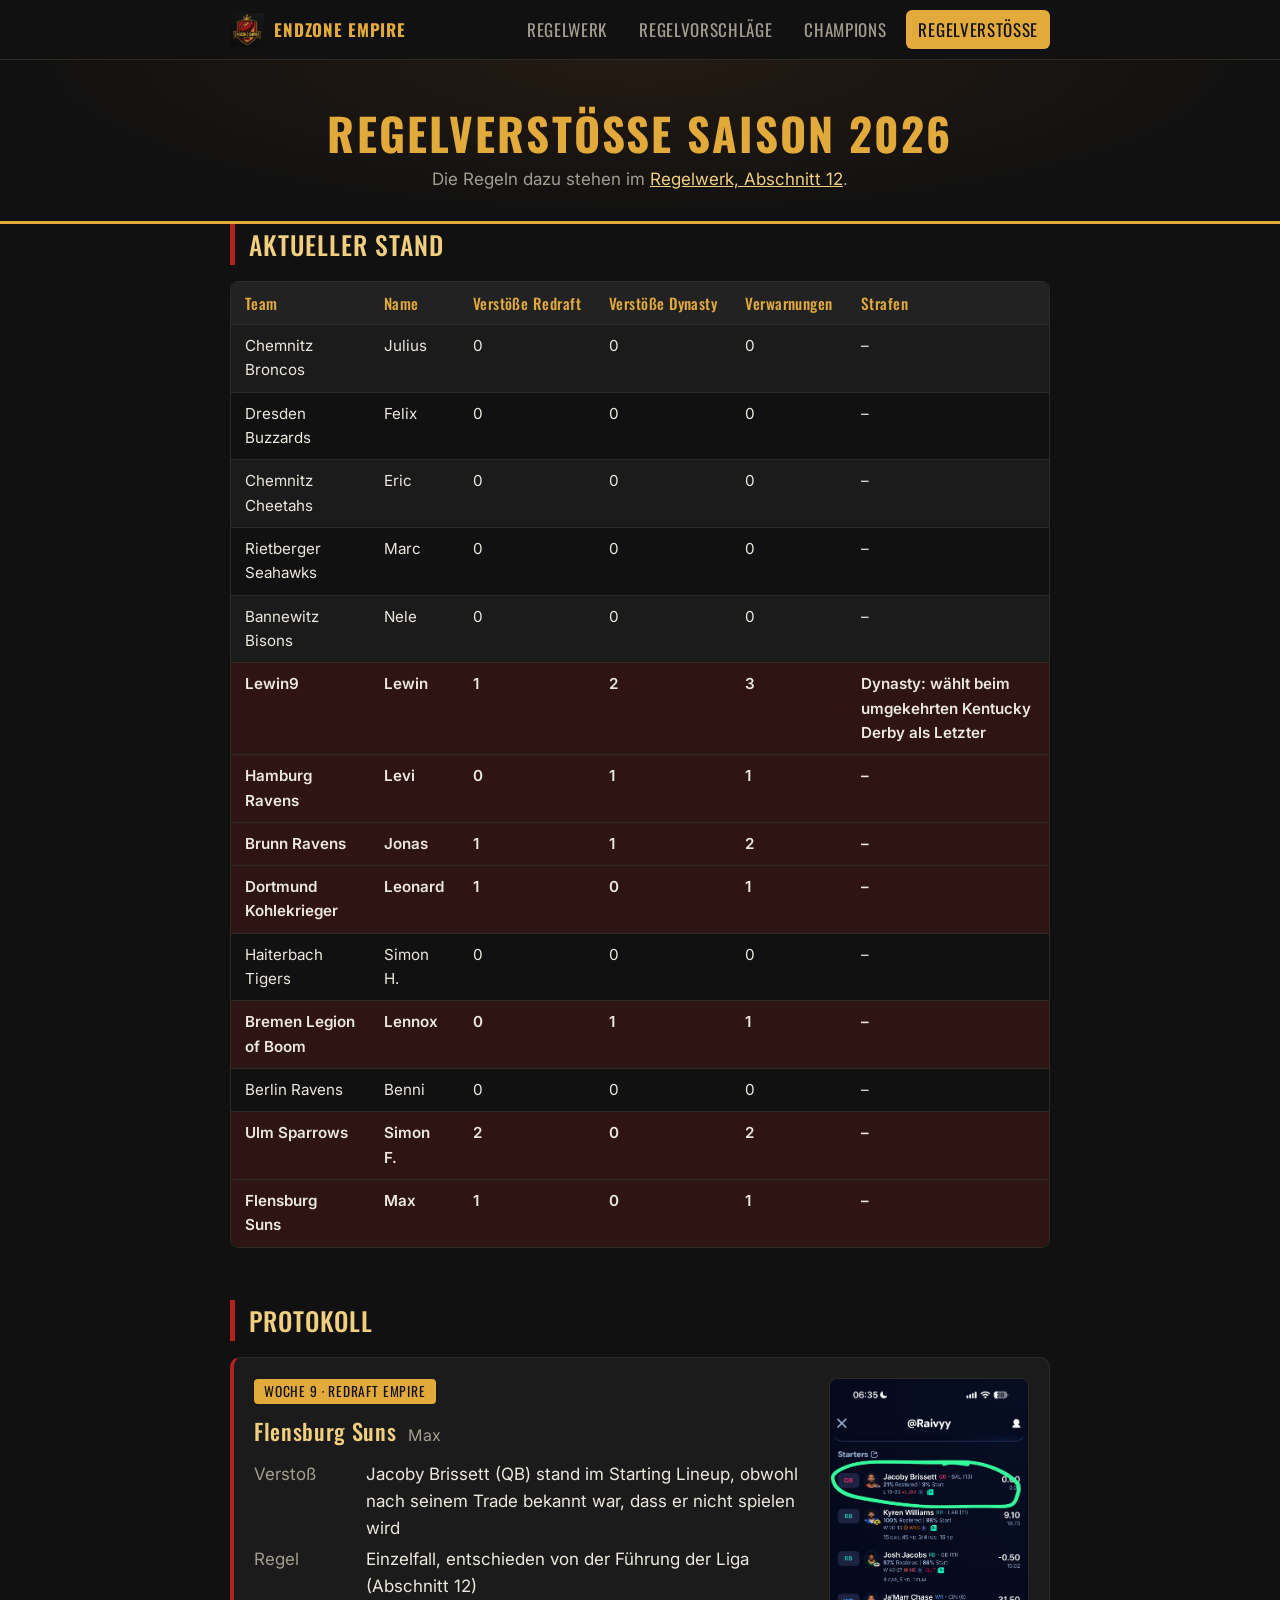
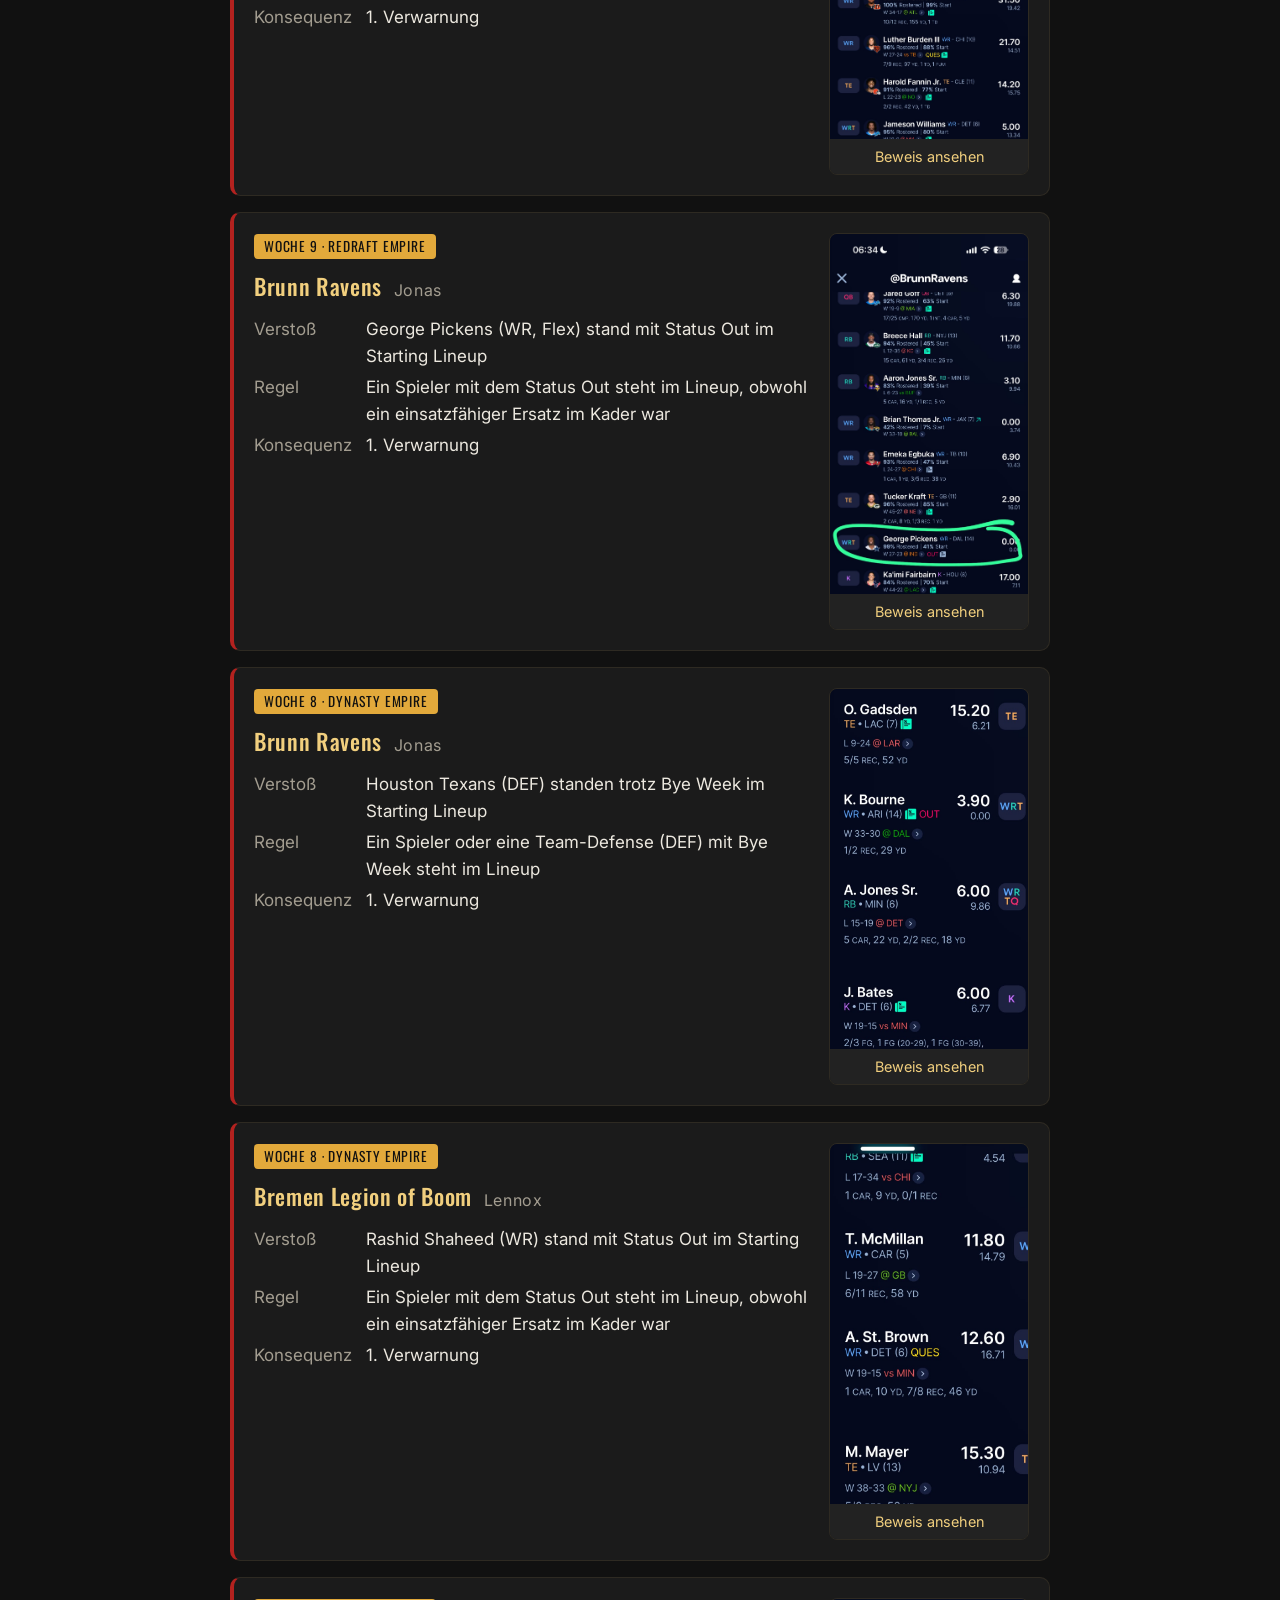
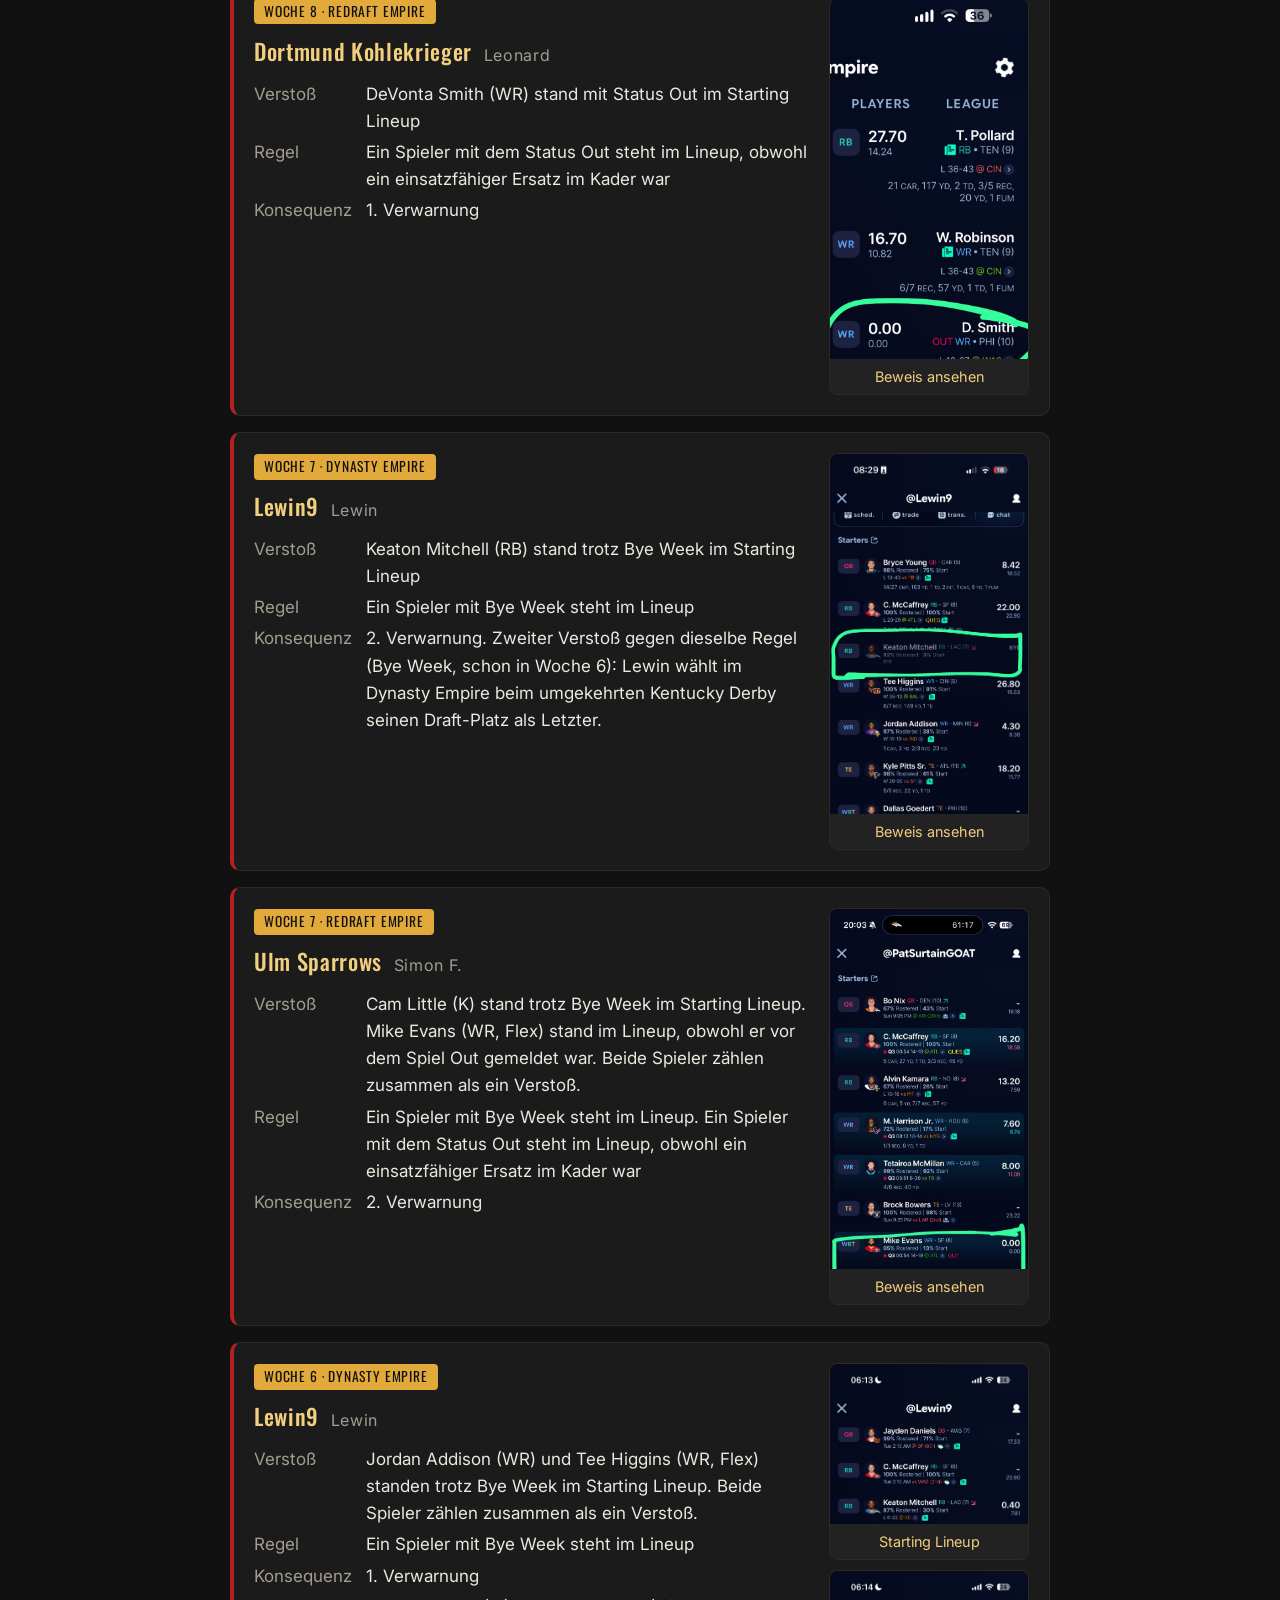
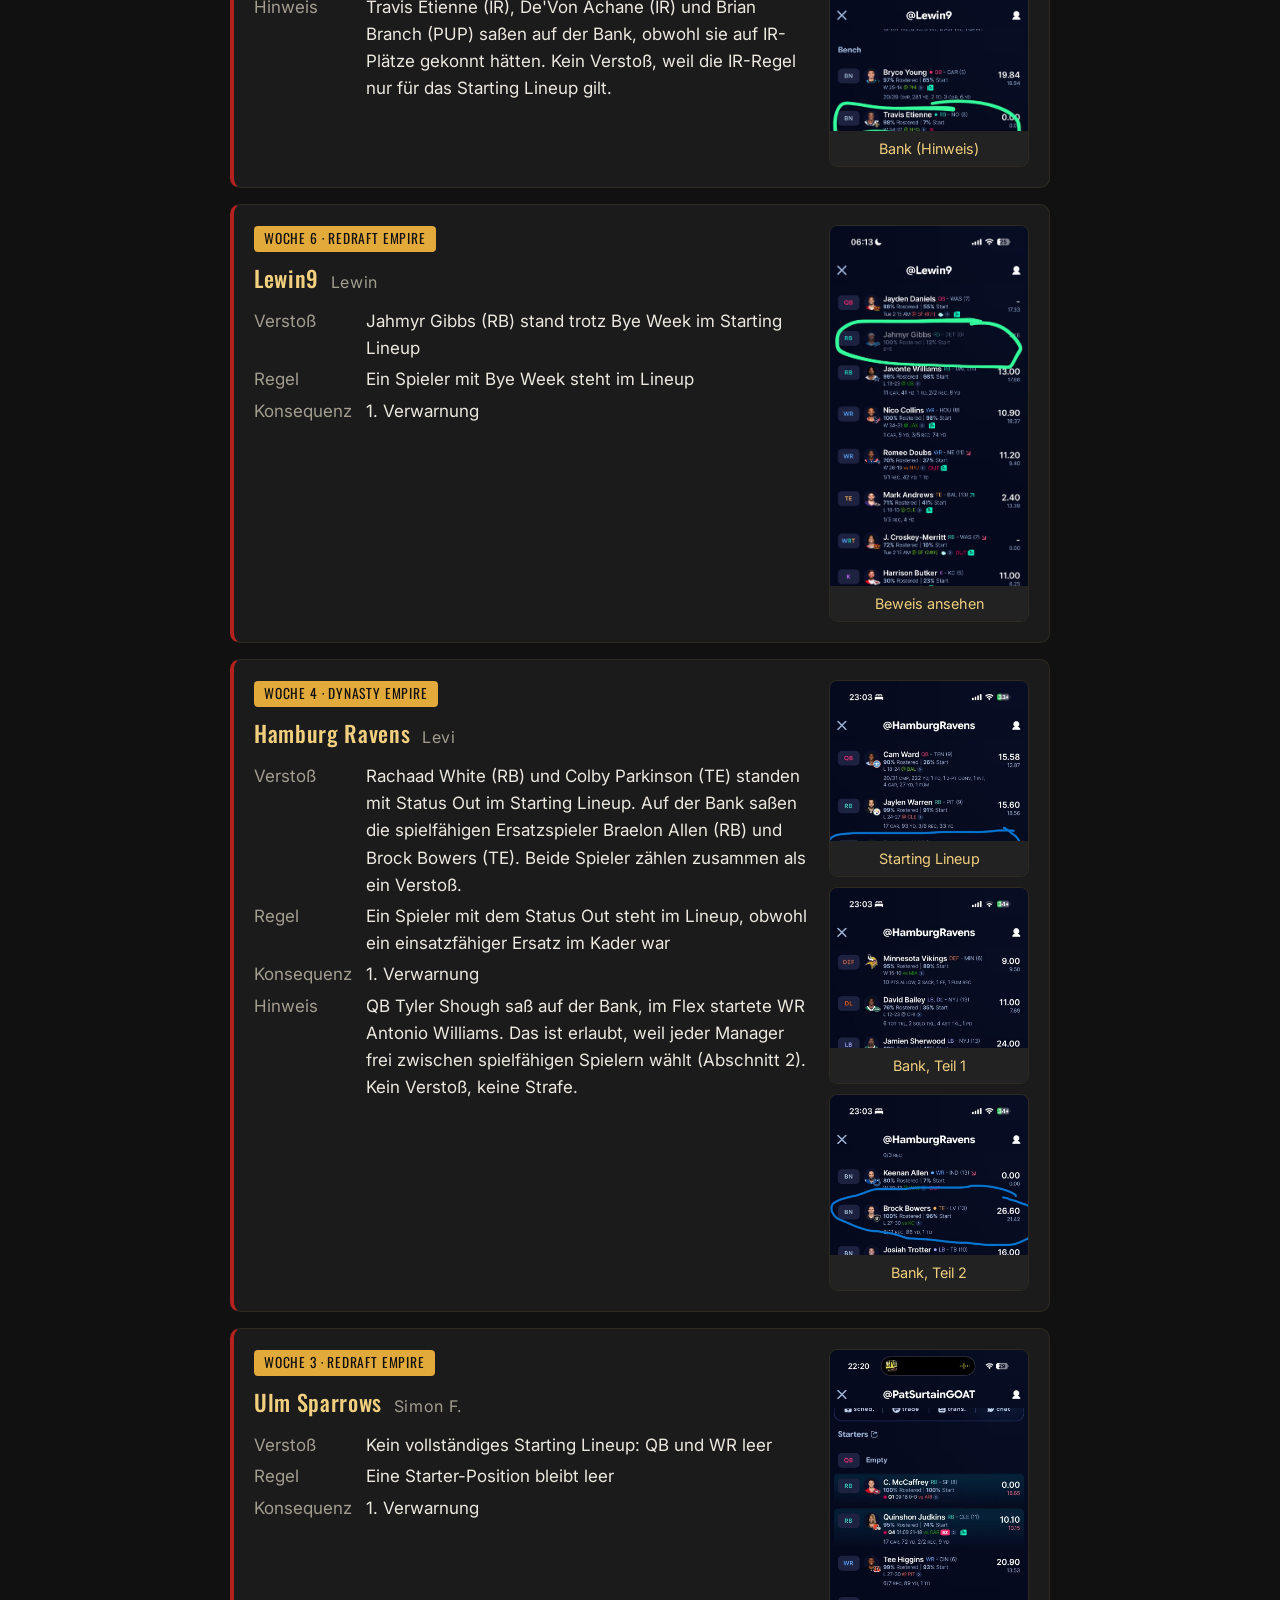
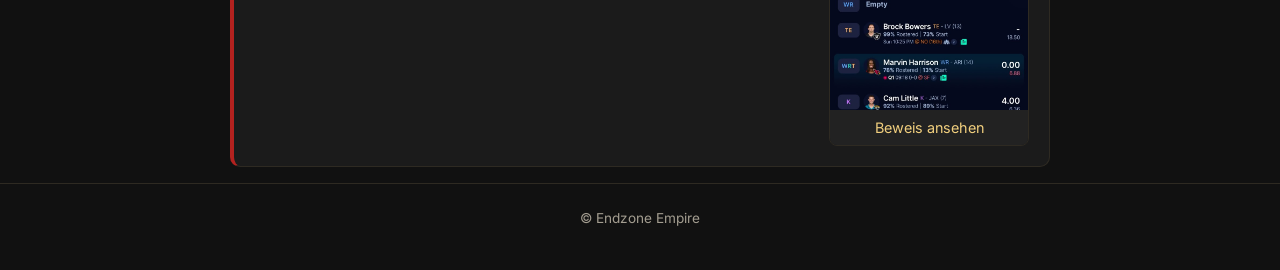
<file: verstoesse.html>
<!doctype html>
<html lang="de">
<head>
  <meta charset="utf-8">
  <meta name="viewport" content="width=device-width, initial-scale=1">
  <title>Endzone Empire – Regelverstöße</title>
  <link rel="icon" href="logo.png">
  <link rel="preconnect" href="https://fonts.googleapis.com">
  <link rel="preconnect" href="https://fonts.gstatic.com" crossorigin>
  <link href="https://fonts.googleapis.com/css2?family=Oswald:wght@500;700&family=Inter:wght@400;600&display=swap" rel="stylesheet">
  <link rel="stylesheet" href="style.css?v=5">
</head>
<body>
  <nav class="top">
    <div class="wrap">
      <a class="brand" href="index.html"><img src="logo.png" alt="">Endzone Empire</a>
      <a class="tab" href="index.html">Regelwerk</a>
      <a class="tab" href="vorschlaege.html">Regelvorschläge</a>
      <a class="tab" href="champions.html">Champions</a>
      <a class="tab active" href="verstoesse.html">Regelverstöße</a>
    </div>
  </nav>

  <header class="hero">
    <div class="wrap">
      <h1>Regelverstöße Saison 2026</h1>
      <p>Die Regeln dazu stehen im <a href="index.html#verstoesse">Regelwerk, Abschnitt 12</a>.</p>
    </div>
  </header>

  <main class="wrap">
    <section id="stand">
      <h2>Aktueller Stand</h2>
      <div class="table-scroll">
        <table>
          <thead><tr><th>Team</th><th>Name</th><th>Verstöße Redraft</th><th>Verstöße Dynasty</th><th>Verwarnungen</th><th>Strafen</th></tr></thead>
          <tbody>
            <tr><td>Chemnitz Broncos</td><td>Julius</td><td>0</td><td>0</td><td>0</td><td>–</td></tr>
            <tr><td>Dresden Buzzards</td><td>Felix</td><td>0</td><td>0</td><td>0</td><td>–</td></tr>
            <tr><td>Chemnitz Cheetahs</td><td>Eric</td><td>0</td><td>0</td><td>0</td><td>–</td></tr>
            <tr><td>Rietberger Seahawks</td><td>Marc</td><td>0</td><td>0</td><td>0</td><td>–</td></tr>
            <tr><td>Bannewitz Bisons</td><td>Nele</td><td>0</td><td>0</td><td>0</td><td>–</td></tr>
            <tr class="flag"><td>Lewin9</td><td>Lewin</td><td>1</td><td>2</td><td>3</td><td>Dynasty: wählt beim umgekehrten Kentucky Derby als Letzter</td></tr>
            <tr class="flag"><td>Hamburg Ravens</td><td>Levi</td><td>0</td><td>1</td><td>1</td><td>–</td></tr>
            <tr class="flag"><td>Brunn Ravens</td><td>Jonas</td><td>1</td><td>1</td><td>2</td><td>–</td></tr>
            <tr class="flag"><td>Dortmund Kohlekrieger</td><td>Leonard</td><td>1</td><td>0</td><td>1</td><td>–</td></tr>
            <tr><td>Haiterbach Tigers</td><td>Simon H.</td><td>0</td><td>0</td><td>0</td><td>–</td></tr>
            <tr class="flag"><td>Bremen Legion of Boom</td><td>Lennox</td><td>0</td><td>1</td><td>1</td><td>–</td></tr>
            <tr><td>Berlin Ravens</td><td>Benni</td><td>0</td><td>0</td><td>0</td><td>–</td></tr>
            <tr class="flag"><td>Ulm Sparrows</td><td>Simon F.</td><td>2</td><td>0</td><td>2</td><td>–</td></tr>
            <tr class="flag"><td>Flensburg Suns</td><td>Max</td><td>1</td><td>0</td><td>1</td><td>–</td></tr>
          </tbody>
        </table>
      </div>
    </section>

    <section id="protokoll">
      <h2>Protokoll</h2>

      <!-- Neueste Einträge oben. Beweisbilder liegen im Ordner verstoesse/. -->
      <article class="violation">
        <div class="violation-text">
          <span class="league">Woche 9 · Redraft Empire</span>
          <h3>Flensburg Suns <span class="who">Max</span></h3>
          <dl>
            <dt>Verstoß</dt><dd>Jacoby Brissett (QB) stand im Starting Lineup, obwohl nach seinem Trade bekannt war, dass er nicht spielen wird</dd>
            <dt>Regel</dt><dd>Einzelfall, entschieden von der Führung der Liga (Abschnitt 12)</dd>
            <dt>Konsequenz</dt><dd>1. Verwarnung</dd>
          </dl>
        </div>
        <a class="evidence" href="verstoesse/2026-w9-redraft-flensburg-suns.jpg">
          <img src="verstoesse/2026-w9-redraft-flensburg-suns.jpg" alt="Beweis: Starting Lineup der Flensburg Suns in Woche 9 mit Jacoby Brissett, 0 Punkte" loading="lazy">
          <span>Beweis ansehen</span>
        </a>
      </article>

      <article class="violation">
        <div class="violation-text">
          <span class="league">Woche 9 · Redraft Empire</span>
          <h3>Brunn Ravens <span class="who">Jonas</span></h3>
          <dl>
            <dt>Verstoß</dt><dd>George Pickens (WR, Flex) stand mit Status Out im Starting Lineup</dd>
            <dt>Regel</dt><dd>Ein Spieler mit dem Status Out steht im Lineup, obwohl ein einsatzfähiger Ersatz im Kader war</dd>
            <dt>Konsequenz</dt><dd>1. Verwarnung</dd>
          </dl>
        </div>
        <a class="evidence" href="verstoesse/2026-w9-redraft-brunn-ravens.jpg">
          <img src="verstoesse/2026-w9-redraft-brunn-ravens.jpg" alt="Beweis: Starting Lineup der Brunn Ravens in Woche 9 mit George Pickens, Out" loading="lazy">
          <span>Beweis ansehen</span>
        </a>
      </article>

      <article class="violation">
        <div class="violation-text">
          <span class="league">Woche 8 · Dynasty Empire</span>
          <h3>Brunn Ravens <span class="who">Jonas</span></h3>
          <dl>
            <dt>Verstoß</dt><dd>Houston Texans (DEF) standen trotz Bye Week im Starting Lineup</dd>
            <dt>Regel</dt><dd>Ein Spieler oder eine Team-Defense (DEF) mit Bye Week steht im Lineup</dd>
            <dt>Konsequenz</dt><dd>1. Verwarnung</dd>
          </dl>
        </div>
        <a class="evidence" href="verstoesse/2026-w8-dynasty-brunn-ravens.jpg">
          <img src="verstoesse/2026-w8-dynasty-brunn-ravens.jpg" alt="Beweis: Starting Lineup der Brunn Ravens in Woche 8 mit den Houston Texans (DEF), Bye" loading="lazy">
          <span>Beweis ansehen</span>
        </a>
      </article>

      <article class="violation">
        <div class="violation-text">
          <span class="league">Woche 8 · Dynasty Empire</span>
          <h3>Bremen Legion of Boom <span class="who">Lennox</span></h3>
          <dl>
            <dt>Verstoß</dt><dd>Rashid Shaheed (WR) stand mit Status Out im Starting Lineup</dd>
            <dt>Regel</dt><dd>Ein Spieler mit dem Status Out steht im Lineup, obwohl ein einsatzfähiger Ersatz im Kader war</dd>
            <dt>Konsequenz</dt><dd>1. Verwarnung</dd>
          </dl>
        </div>
        <a class="evidence" href="verstoesse/2026-w8-dynasty-bremen-legion-of-boom.jpg">
          <img src="verstoesse/2026-w8-dynasty-bremen-legion-of-boom.jpg" alt="Beweis: Starting Lineup von Bremen Legion of Boom in Woche 8 mit Rashid Shaheed, Out" loading="lazy">
          <span>Beweis ansehen</span>
        </a>
      </article>

      <article class="violation">
        <div class="violation-text">
          <span class="league">Woche 8 · Redraft Empire</span>
          <h3>Dortmund Kohlekrieger <span class="who">Leonard</span></h3>
          <dl>
            <dt>Verstoß</dt><dd>DeVonta Smith (WR) stand mit Status Out im Starting Lineup</dd>
            <dt>Regel</dt><dd>Ein Spieler mit dem Status Out steht im Lineup, obwohl ein einsatzfähiger Ersatz im Kader war</dd>
            <dt>Konsequenz</dt><dd>1. Verwarnung</dd>
          </dl>
        </div>
        <a class="evidence" href="verstoesse/2026-w8-redraft-dortmund-kohlekrieger.jpg">
          <img src="verstoesse/2026-w8-redraft-dortmund-kohlekrieger.jpg" alt="Beweis: Starting Lineup der Dortmund Kohlekrieger in Woche 8 mit DeVonta Smith, Out" loading="lazy">
          <span>Beweis ansehen</span>
        </a>
      </article>

      <article class="violation">
        <div class="violation-text">
          <span class="league">Woche 7 · Dynasty Empire</span>
          <h3>Lewin9 <span class="who">Lewin</span></h3>
          <dl>
            <dt>Verstoß</dt><dd>Keaton Mitchell (RB) stand trotz Bye Week im Starting Lineup</dd>
            <dt>Regel</dt><dd>Ein Spieler mit Bye Week steht im Lineup</dd>
            <dt>Konsequenz</dt><dd>2. Verwarnung. Zweiter Verstoß gegen dieselbe Regel (Bye Week, schon in Woche 6): Lewin wählt im Dynasty Empire beim umgekehrten Kentucky Derby seinen Draft-Platz als Letzter.</dd>
          </dl>
        </div>
        <a class="evidence" href="verstoesse/2026-w7-dynasty-lewin9.jpg">
          <img src="verstoesse/2026-w7-dynasty-lewin9.jpg" alt="Beweis: Starting Lineup von Lewin9 in Woche 7 mit Keaton Mitchell, Bye" loading="lazy">
          <span>Beweis ansehen</span>
        </a>
      </article>

      <article class="violation">
        <div class="violation-text">
          <span class="league">Woche 7 · Redraft Empire</span>
          <h3>Ulm Sparrows <span class="who">Simon F.</span></h3>
          <dl>
            <dt>Verstoß</dt><dd>Cam Little (K) stand trotz Bye Week im Starting Lineup. Mike Evans (WR, Flex) stand im Lineup, obwohl er vor dem Spiel Out gemeldet war. Beide Spieler zählen zusammen als ein Verstoß.</dd>
            <dt>Regel</dt><dd>Ein Spieler mit Bye Week steht im Lineup. Ein Spieler mit dem Status Out steht im Lineup, obwohl ein einsatzfähiger Ersatz im Kader war</dd>
            <dt>Konsequenz</dt><dd>2. Verwarnung</dd>
          </dl>
        </div>
        <a class="evidence" href="verstoesse/2026-w7-redraft-ulm-sparrows.jpg">
          <img src="verstoesse/2026-w7-redraft-ulm-sparrows.jpg" alt="Beweis: Starting Lineup der Ulm Sparrows in Woche 7 mit Cam Little (Bye) und Mike Evans (Out)" loading="lazy">
          <span>Beweis ansehen</span>
        </a>
      </article>

      <article class="violation">
        <div class="violation-text">
          <span class="league">Woche 6 · Dynasty Empire</span>
          <h3>Lewin9 <span class="who">Lewin</span></h3>
          <dl>
            <dt>Verstoß</dt><dd>Jordan Addison (WR) und Tee Higgins (WR, Flex) standen trotz Bye Week im Starting Lineup. Beide Spieler zählen zusammen als ein Verstoß.</dd>
            <dt>Regel</dt><dd>Ein Spieler mit Bye Week steht im Lineup</dd>
            <dt>Konsequenz</dt><dd>1. Verwarnung</dd>
            <dt>Hinweis</dt><dd>Travis Etienne (IR), De'Von Achane (IR) und Brian Branch (PUP) saßen auf der Bank, obwohl sie auf IR-Plätze gekonnt hätten. Kein Verstoß, weil die IR-Regel nur für das Starting Lineup gilt.</dd>
          </dl>
        </div>
        <div class="evidence-list">
          <a class="evidence" href="verstoesse/2026-w6-dynasty-lewin9-1.jpg">
            <img src="verstoesse/2026-w6-dynasty-lewin9-1.jpg" alt="Beweis: Starting Lineup von Lewin9 in Woche 6 mit Jordan Addison und Tee Higgins, beide Bye" loading="lazy">
            <span>Starting Lineup</span>
          </a>
          <a class="evidence" href="verstoesse/2026-w6-dynasty-lewin9-2.jpg">
            <img src="verstoesse/2026-w6-dynasty-lewin9-2.jpg" alt="Hinweis: Bank von Lewin9 in Woche 6 mit Travis Etienne, De'Von Achane und Brian Branch" loading="lazy">
            <span>Bank (Hinweis)</span>
          </a>
        </div>
      </article>

      <article class="violation">
        <div class="violation-text">
          <span class="league">Woche 6 · Redraft Empire</span>
          <h3>Lewin9 <span class="who">Lewin</span></h3>
          <dl>
            <dt>Verstoß</dt><dd>Jahmyr Gibbs (RB) stand trotz Bye Week im Starting Lineup</dd>
            <dt>Regel</dt><dd>Ein Spieler mit Bye Week steht im Lineup</dd>
            <dt>Konsequenz</dt><dd>1. Verwarnung</dd>
          </dl>
        </div>
        <a class="evidence" href="verstoesse/2026-w6-redraft-lewin9.jpg">
          <img src="verstoesse/2026-w6-redraft-lewin9.jpg" alt="Beweis: Starting Lineup von Lewin9 in Woche 6 mit Jahmyr Gibbs, Bye" loading="lazy">
          <span>Beweis ansehen</span>
        </a>
      </article>

      <article class="violation">
        <div class="violation-text">
          <span class="league">Woche 4 · Dynasty Empire</span>
          <h3>Hamburg Ravens <span class="who">Levi</span></h3>
          <dl>
            <dt>Verstoß</dt><dd>Rachaad White (RB) und Colby Parkinson (TE) standen mit Status Out im Starting Lineup. Auf der Bank saßen die spielfähigen Ersatzspieler Braelon Allen (RB) und Brock Bowers (TE). Beide Spieler zählen zusammen als ein Verstoß.</dd>
            <dt>Regel</dt><dd>Ein Spieler mit dem Status Out steht im Lineup, obwohl ein einsatzfähiger Ersatz im Kader war</dd>
            <dt>Konsequenz</dt><dd>1. Verwarnung</dd>
            <dt>Hinweis</dt><dd>QB Tyler Shough saß auf der Bank, im Flex startete WR Antonio Williams. Das ist erlaubt, weil jeder Manager frei zwischen spielfähigen Spielern wählt (Abschnitt 2). Kein Verstoß, keine Strafe.</dd>
          </dl>
        </div>
        <div class="evidence-list">
          <a class="evidence" href="verstoesse/2026-w4-dynasty-hamburg-ravens-1.jpg">
            <img src="verstoesse/2026-w4-dynasty-hamburg-ravens-1.jpg" alt="Beweis: Starting Lineup der Hamburg Ravens in Woche 4 mit Rachaad White und Colby Parkinson, beide Out" loading="lazy">
            <span>Starting Lineup</span>
          </a>
          <a class="evidence" href="verstoesse/2026-w4-dynasty-hamburg-ravens-2.jpg">
            <img src="verstoesse/2026-w4-dynasty-hamburg-ravens-2.jpg" alt="Beweis: Bank der Hamburg Ravens in Woche 4 mit Tyler Shough und Braelon Allen" loading="lazy">
            <span>Bank, Teil 1</span>
          </a>
          <a class="evidence" href="verstoesse/2026-w4-dynasty-hamburg-ravens-3.jpg">
            <img src="verstoesse/2026-w4-dynasty-hamburg-ravens-3.jpg" alt="Beweis: Bank der Hamburg Ravens in Woche 4 mit Brock Bowers" loading="lazy">
            <span>Bank, Teil 2</span>
          </a>
        </div>
      </article>

      <article class="violation">
        <div class="violation-text">
          <span class="league">Woche 3 · Redraft Empire</span>
          <h3>Ulm Sparrows <span class="who">Simon F.</span></h3>
          <dl>
            <dt>Verstoß</dt><dd>Kein vollständiges Starting Lineup: QB und WR leer</dd>
            <dt>Regel</dt><dd>Eine Starter-Position bleibt leer</dd>
            <dt>Konsequenz</dt><dd>1. Verwarnung</dd>
          </dl>
        </div>
        <a class="evidence" href="verstoesse/2026-w3-redraft-ulm-sparrows.jpg">
          <img src="verstoesse/2026-w3-redraft-ulm-sparrows.jpg" alt="Beweis: Sleeper-Lineup der Ulm Sparrows in Woche 3 mit leeren Positionen QB und WR" loading="lazy">
          <span>Beweis ansehen</span>
        </a>
      </article>
    </section>
  </main>

  <footer>© Endzone Empire</footer>
</body>
</html>
</file>
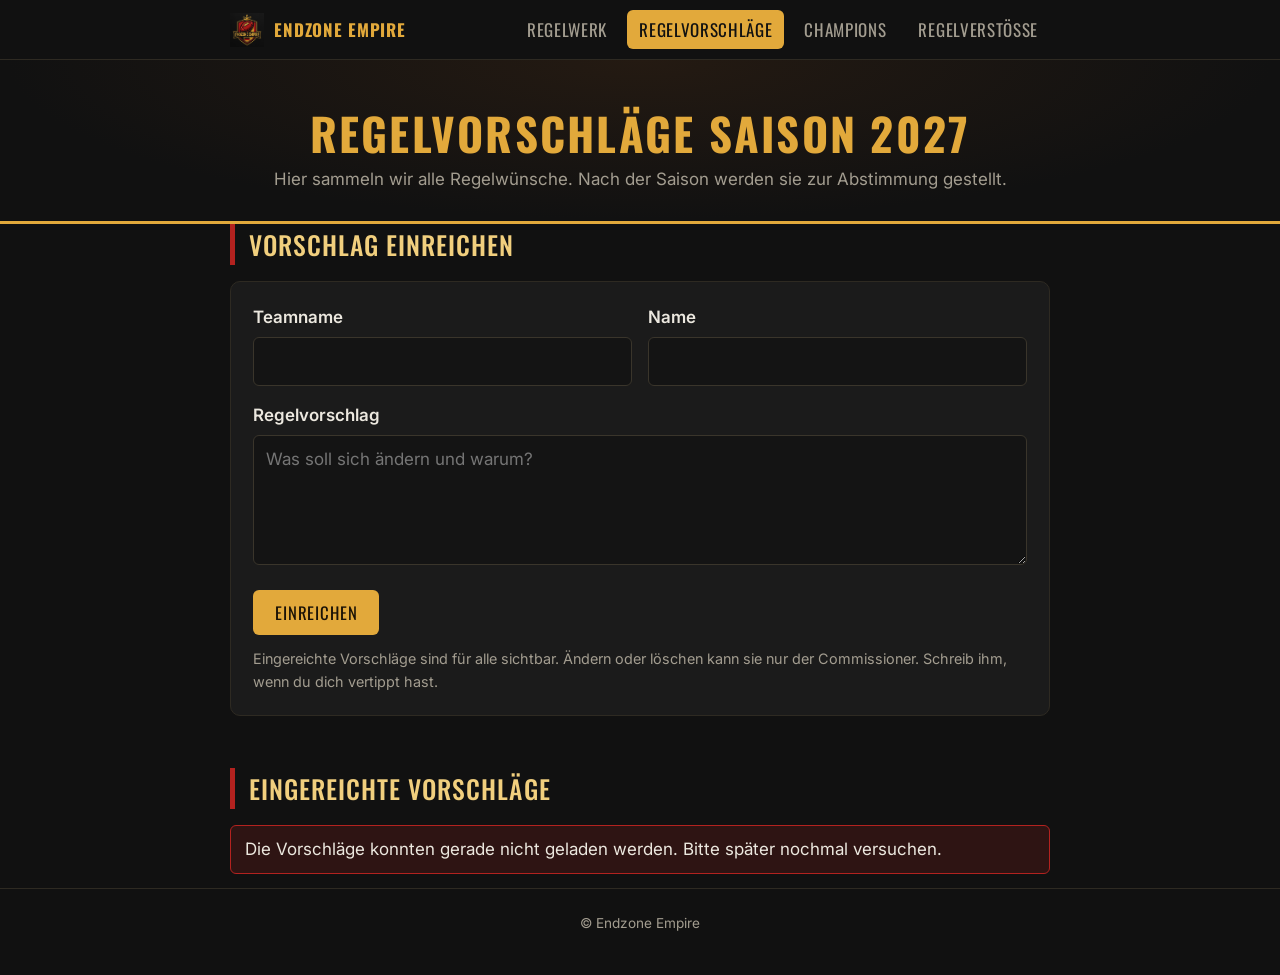
<file: vorschlaege.html>
<!doctype html>
<html lang="de">
<head>
  <meta charset="utf-8">
  <meta name="viewport" content="width=device-width, initial-scale=1">
  <title>Endzone Empire – Regelvorschläge</title>
  <link rel="icon" href="logo.png">
  <link rel="preconnect" href="https://fonts.googleapis.com">
  <link rel="preconnect" href="https://fonts.gstatic.com" crossorigin>
  <link href="https://fonts.googleapis.com/css2?family=Oswald:wght@500;700&family=Inter:wght@400;600&display=swap" rel="stylesheet">
  <link rel="stylesheet" href="style.css?v=5">
</head>
<body>
  <nav class="top">
    <div class="wrap">
      <a class="brand" href="index.html"><img src="logo.png" alt="">Endzone Empire</a>
      <a class="tab" href="index.html">Regelwerk</a>
      <a class="tab active" href="vorschlaege.html">Regelvorschläge</a>
      <a class="tab" href="champions.html">Champions</a>
      <a class="tab" href="verstoesse.html">Regelverstöße</a>
    </div>
  </nav>

  <header class="hero">
    <div class="wrap">
      <h1>Regelvorschläge Saison 2027</h1>
      <p>Hier sammeln wir alle Regelwünsche. Nach der Saison werden sie zur Abstimmung gestellt.</p>
    </div>
  </header>

  <main class="wrap">
    <section id="einreichen">
      <h2>Vorschlag einreichen</h2>
      <form id="form" class="card" autocomplete="on">
        <div class="row">
          <div class="field">
            <label for="team">Teamname</label>
            <input id="team" name="team" list="teams" maxlength="60" required>
            <datalist id="teams"></datalist>
          </div>
          <div class="field">
            <label for="name">Name</label>
            <input id="name" name="name" maxlength="60" required>
          </div>
        </div>
        <div class="field">
          <label for="vorschlag">Regelvorschlag</label>
          <textarea id="vorschlag" name="vorschlag" maxlength="2000" required placeholder="Was soll sich ändern und warum?"></textarea>
        </div>
        <button class="primary" type="submit" id="submit">Einreichen</button>
        <p class="hint" style="margin:12px 0 0">Eingereichte Vorschläge sind für alle sichtbar. Ändern oder löschen kann sie nur der Commissioner. Schreib ihm, wenn du dich vertippt hast.</p>
        <div id="formMsg" class="msg" hidden></div>
      </form>
    </section>

    <section id="liste">
      <h2>Eingereichte Vorschläge</h2>
      <div id="list"><p class="hint">Lade Vorschläge …</p></div>
    </section>
  </main>

  <footer>© Endzone Empire</footer>

  <script src="config.js"></script>
  <script>
    const MEMBERS = [
      ['Chemnitz Broncos', 'Julius'], ['Dresden Buzzards', 'Felix'], ['Chemnitz Cheetahs', 'Eric'],
      ['Rietberger Seahawks', 'Marc'], ['Bannewitz Bisons', 'Nele'], ['Lewin9', 'Lewin'],
      ['Hamburg Ravens', 'Levi'], ['Brunn Ravens', 'Jonas'], ['Dortmund Kohlekrieger', 'Leonard'],
      ['Haiterbach Tigers', 'Simon H.'], ['Bremen Legion of Boom', 'Lennox'], ['Berlin Ravens', 'Benni'],
      ['Ulm Sparrows', 'Simon F.'], ['Flensburg Suns', 'Max'],
    ];
    const API = SUPABASE_URL + '/rest/v1/regelvorschlaege';
    // Neue Supabase-Keys (sb_publishable_…) gehen nur als apikey, alte JWT-Keys zusätzlich als Bearer.
    const HEADERS = SUPABASE_ANON_KEY.startsWith('sb_')
      ? { apikey: SUPABASE_ANON_KEY }
      : { apikey: SUPABASE_ANON_KEY, Authorization: 'Bearer ' + SUPABASE_ANON_KEY };

    const teamInput = document.getElementById('team');
    const nameInput = document.getElementById('name');
    document.getElementById('teams').append(...MEMBERS.map(([team]) => new Option(team)));
    teamInput.addEventListener('input', () => {
      const m = MEMBERS.find(([team]) => team === teamInput.value);
      if (m && !nameInput.value) nameInput.value = m[1];
    });

    function row(label, value) {
      const dt = document.createElement('dt'); dt.textContent = label;
      const dd = document.createElement('dd'); dd.textContent = value;
      return [dt, dd];
    }

    async function loadList() {
      const list = document.getElementById('list');
      try {
        const res = await fetch(API + '?select=name,team,vorschlag,created_at&order=created_at.asc', { headers: HEADERS });
        if (!res.ok) throw new Error(res.status);
        const items = await res.json();
        list.replaceChildren();
        if (!items.length) {
          list.innerHTML = '<p class="hint">Noch keine Vorschläge eingereicht.</p>';
          return;
        }
        for (const it of items) {
          const card = document.createElement('article');
          card.className = 'proposal';
          const dl = document.createElement('dl');
          dl.append(...row('Name:', it.name), ...row('Teamname:', it.team), ...row('Regelvorschlag:', it.vorschlag));
          const date = document.createElement('div');
          date.className = 'date';
          date.textContent = 'Eingereicht am ' + new Date(it.created_at).toLocaleDateString('de-DE');
          card.append(dl, date);
          list.append(card);
        }
      } catch (e) {
        list.innerHTML = '<p class="msg err">Die Vorschläge konnten gerade nicht geladen werden. Bitte später nochmal versuchen.</p>';
      }
    }

    document.getElementById('form').addEventListener('submit', async (ev) => {
      ev.preventDefault();
      const btn = document.getElementById('submit');
      const msg = document.getElementById('formMsg');
      const data = {
        name: nameInput.value.trim(),
        team: teamInput.value.trim(),
        vorschlag: document.getElementById('vorschlag').value.trim(),
      };
      if (!data.name || !data.team || !data.vorschlag) return;
      btn.disabled = true;
      msg.hidden = true;
      try {
        const res = await fetch(API, {
          method: 'POST',
          headers: { ...HEADERS, 'Content-Type': 'application/json', Prefer: 'return=minimal' },
          body: JSON.stringify(data),
        });
        if (!res.ok) throw new Error(res.status);
        ev.target.reset();
        msg.className = 'msg ok';
        msg.textContent = 'Danke! Dein Vorschlag wurde eingereicht.';
        loadList();
      } catch (e) {
        msg.className = 'msg err';
        msg.textContent = 'Das hat nicht geklappt. Bitte nochmal versuchen oder dem Commissioner Bescheid geben.';
      }
      msg.hidden = false;
      btn.disabled = false;
    });

    loadList();
  </script>
</body>
</html>
</file>
<file: style.css>
:root {
  --bg: #111111;
  --panel: #1b1b1b;
  --panel-2: #222;
  --line: #2e2a22;
  --gold: #e2a93b;
  --gold-soft: #f1cf7e;
  --red: #b3221f;
  --text: #ece8df;
  --muted: #a39d90;
}
* { box-sizing: border-box; }
html { scroll-behavior: smooth; }
body {
  margin: 0;
  background: var(--bg);
  color: var(--text);
  font: 17px/1.6 Inter, system-ui, -apple-system, "Segoe UI", Roboto, sans-serif;
}
a { color: var(--gold-soft); }
.wrap { max-width: 860px; margin: 0 auto; padding: 0 20px; }

/* Navigation */
nav.top {
  position: sticky;
  top: 0;
  z-index: 10;
  background: rgba(17, 17, 17, .94);
  backdrop-filter: blur(6px);
  border-bottom: 1px solid var(--line);
}
nav.top .wrap { display: flex; align-items: center; gap: 8px; padding-block: 10px; flex-wrap: wrap; }
nav.top .brand {
  display: flex; align-items: center; gap: 10px; margin-right: auto;
  font-family: Oswald, Impact, "Arial Narrow", sans-serif; font-weight: 700;
  text-transform: uppercase; letter-spacing: .05em; color: var(--gold); text-decoration: none;
}
nav.top .brand img { width: 34px; height: 34px; }
nav.top a.tab {
  font-family: Oswald, Impact, "Arial Narrow", sans-serif; text-transform: uppercase; letter-spacing: .04em;
  color: var(--muted); text-decoration: none; padding: 6px 12px; border-radius: 6px;
}
nav.top a.tab:hover { color: var(--text); }
nav.top a.tab.active { color: var(--bg); background: var(--gold); }

/* Kopfbereich */
header.hero {
  text-align: center;
  padding: 36px 0 28px;
  border-bottom: 3px solid var(--gold);
  background: radial-gradient(ellipse at top, #241a12 0%, var(--bg) 70%);
}
header.hero img { width: 200px; max-width: 55%; height: auto; }
header.hero h1 {
  font-family: Oswald, Impact, "Arial Narrow", sans-serif; font-weight: 700;
  text-transform: uppercase; letter-spacing: .05em; color: var(--gold);
  font-size: clamp(1.8rem, 5.5vw, 2.8rem); line-height: 1.15; margin: 12px 0 0;
}
header.hero p { margin: 6px 0 0; color: var(--muted); }

main { padding: 36px 0 64px; }
section { scroll-margin-top: 70px; }
section + section { margin-top: 52px; }
h2 {
  font-family: Oswald, Impact, "Arial Narrow", sans-serif; font-weight: 500;
  text-transform: uppercase; letter-spacing: .04em; font-size: 1.6rem;
  color: var(--gold-soft); margin: 0 0 16px; padding-left: 14px; border-left: 5px solid var(--red);
}
h3 {
  font-family: Oswald, Impact, "Arial Narrow", sans-serif; font-weight: 500;
  letter-spacing: .03em; font-size: 1.2rem; color: var(--text); margin: 28px 0 10px;
}
p { margin: 0 0 14px; }
strong { color: var(--gold-soft); font-weight: 600; }
.intro { color: var(--muted); }
.stand { color: var(--muted); font-style: italic; }

/* Inhaltsverzeichnis */
.toc {
  background: var(--panel); border: 1px solid var(--line); border-radius: 8px;
  padding: 16px 20px; margin: 0 0 40px;
}
.toc ol { margin: 0; padding-left: 1.4em; columns: 2; column-gap: 32px; }
.toc a { text-decoration: none; }
.toc a:hover { text-decoration: underline; }
@media (max-width: 560px) { .toc ol { columns: 1; } }

/* Listen */
ol.steps, ul.points { margin: 0 0 14px; padding-left: 1.3em; }
ol.steps li, ul.points li { margin-bottom: 8px; }
ul.points li::marker { color: var(--gold); }
ol.steps li::marker { color: var(--gold); font-weight: 700; }

/* Tabellen */
.table-scroll { overflow-x: auto; margin: 0 0 16px; border: 1px solid var(--line); border-radius: 8px; }
table { width: 100%; border-collapse: collapse; font-size: .95rem; }
th, td { text-align: left; padding: 9px 14px; border-bottom: 1px solid var(--line); vertical-align: top; }
thead th {
  background: var(--panel-2); color: var(--gold);
  font-family: Oswald, Impact, "Arial Narrow", sans-serif; font-weight: 500; letter-spacing: .03em;
  white-space: nowrap;
}
tbody tr:nth-child(odd) { background: var(--panel); }
tbody tr:last-child td { border-bottom: 0; }
tr.total td { font-weight: 700; color: var(--gold-soft); }
td.num, th.num { white-space: nowrap; }

/* Formular */
.card { background: var(--panel); border: 1px solid var(--line); border-radius: 10px; padding: 22px; }
.field { margin-bottom: 16px; }
.field label { display: block; font-weight: 600; margin-bottom: 6px; }
.field input, .field textarea {
  width: 100%; font: inherit; color: var(--text); background: #141414;
  border: 1px solid #3a352b; border-radius: 6px; padding: 10px 12px;
}
.field textarea { min-height: 130px; resize: vertical; }
.field input:focus, .field textarea:focus { outline: 2px solid var(--gold); outline-offset: 0; border-color: transparent; }
.row { display: grid; grid-template-columns: 1fr 1fr; gap: 16px; }
@media (max-width: 560px) { .row { grid-template-columns: 1fr; } }
button.primary {
  font-family: Oswald, Impact, "Arial Narrow", sans-serif; text-transform: uppercase; letter-spacing: .05em;
  font-size: 1.05rem; color: #1a1206; background: var(--gold); border: 0; border-radius: 6px;
  padding: 10px 22px; cursor: pointer;
}
button.primary:hover { background: var(--gold-soft); }
button.primary:disabled { opacity: .6; cursor: wait; }
.hint { color: var(--muted); font-size: .9rem; }
.msg { margin-top: 14px; padding: 10px 14px; border-radius: 6px; }
.msg.ok { background: #1d2a17; border: 1px solid #3d6b2c; }
.msg.err { background: #2e1413; border: 1px solid var(--red); }

/* Vorschläge */
.proposal { background: var(--panel); border: 1px solid var(--line); border-left: 4px solid var(--gold); border-radius: 8px; padding: 16px 20px; margin-bottom: 14px; }
.proposal dl { margin: 0; display: grid; grid-template-columns: max-content 1fr; gap: 4px 14px; }
.proposal dt { color: var(--muted); }
.proposal dd { margin: 0; white-space: pre-wrap; overflow-wrap: anywhere; }
.proposal .date { color: var(--muted); font-size: .85rem; margin-top: 8px; }
@media (max-width: 480px) {
  .proposal dl { grid-template-columns: 1fr; }
  .proposal dd { margin-bottom: 6px; }
}

footer {
  text-align: center; color: var(--muted); font-size: .85rem;
  padding: 24px 0 40px; border-top: 1px solid var(--line);
}

/* Champions */
.champ-row { display: grid; grid-template-columns: 1fr 1fr; gap: 20px; align-items: start; }
@media (max-width: 640px) { .champ-row { grid-template-columns: 1fr; } }
.champ { background: var(--panel); border: 1px solid var(--line); border-top: 4px solid var(--gold); border-radius: 10px; padding: 20px; }
.champ-head { margin-bottom: 16px; }
.league {
  display: inline-block; font-family: Oswald, Impact, "Arial Narrow", sans-serif; text-transform: uppercase;
  letter-spacing: .06em; font-size: .85rem; color: var(--bg); background: var(--gold); border-radius: 4px; padding: 2px 10px;
}
.champ-head h3 { font-size: 1.8rem; color: var(--gold-soft); margin: 8px 0 0; }
.champ-head .team { color: var(--muted); margin: 0; }
.gallery { display: grid; grid-template-columns: repeat(auto-fill, minmax(140px, 1fr)); gap: 12px; }
.gallery a { display: block; border-radius: 8px; overflow: hidden; border: 1px solid var(--line); }
.gallery img { display: block; width: 100%; aspect-ratio: 3 / 4; object-fit: cover; transition: transform .2s; }
.gallery a:hover img { transform: scale(1.03); }
.photo-soon {
  display: grid; place-items: center; aspect-ratio: 3 / 4; border: 2px dashed #3a352b; border-radius: 8px;
  color: var(--muted); font-family: Oswald, Impact, "Arial Narrow", sans-serif; text-transform: uppercase; letter-spacing: .06em;
}

/* Regelverstöße */
tr.flag td { background: #2e1413; color: var(--text); font-weight: 600; }
.violation {
  display: grid; grid-template-columns: 1fr 200px; gap: 20px; align-items: start;
  background: var(--panel); border: 1px solid var(--line); border-left: 4px solid var(--red);
  border-radius: 10px; padding: 20px; margin-bottom: 16px;
}
@media (max-width: 560px) { .violation { grid-template-columns: 1fr; } }
.violation h3 { font-size: 1.4rem; color: var(--gold-soft); margin: 8px 0 12px; }
.violation h3 .who { color: var(--muted); font-family: Inter, system-ui, sans-serif; font-size: 1rem; font-weight: 400; margin-left: 6px; }
.violation dl { margin: 0; display: grid; grid-template-columns: max-content 1fr; gap: 4px 14px; }
.violation dt { color: var(--muted); }
.violation dd { margin: 0; }
.evidence { display: block; text-decoration: none; border: 1px solid var(--line); border-radius: 8px; overflow: hidden; }
.evidence img { display: block; width: 100%; max-height: 360px; object-fit: cover; object-position: top; }
.evidence span { display: block; text-align: center; padding: 6px; font-size: .9rem; background: var(--panel-2); }
.evidence-list { display: grid; gap: 10px; }
.evidence-list .evidence img { max-height: 160px; }
@media (max-width: 560px) { .evidence-list { grid-template-columns: repeat(3, 1fr); } }
</file>
